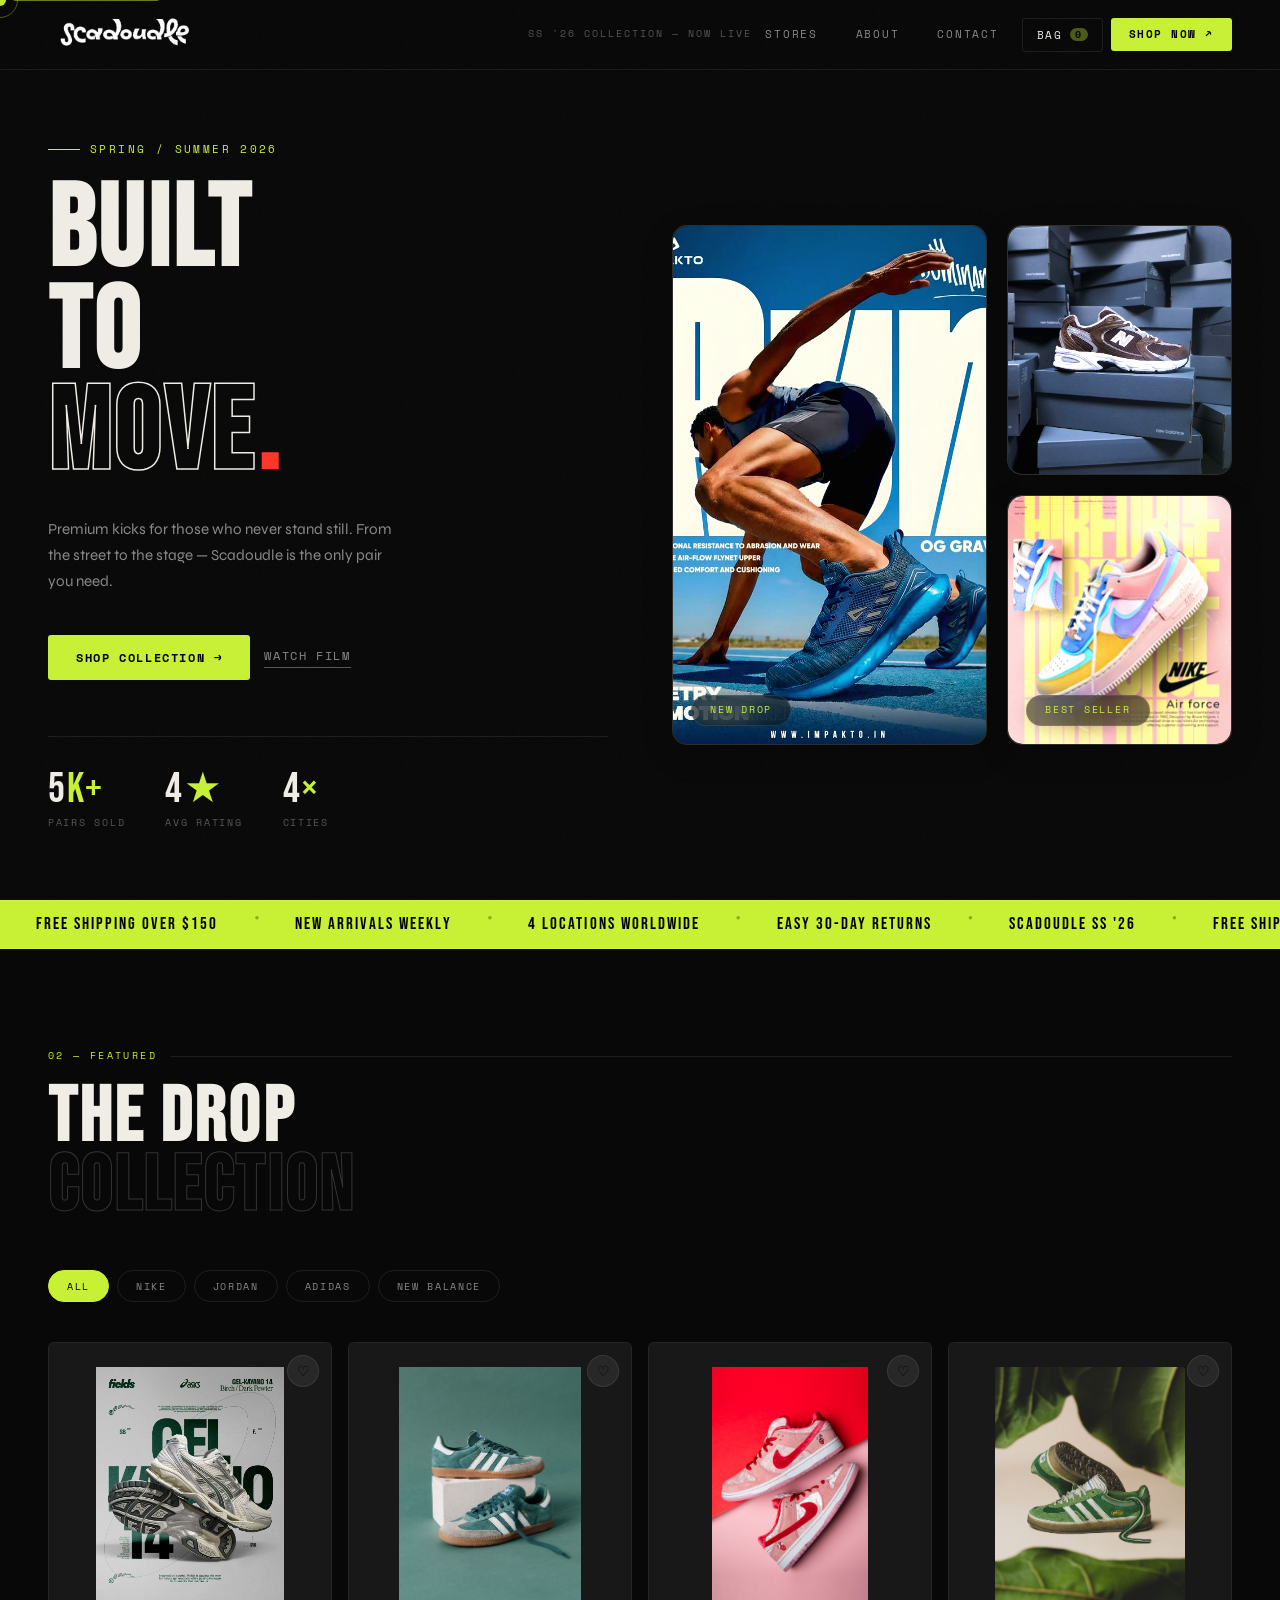
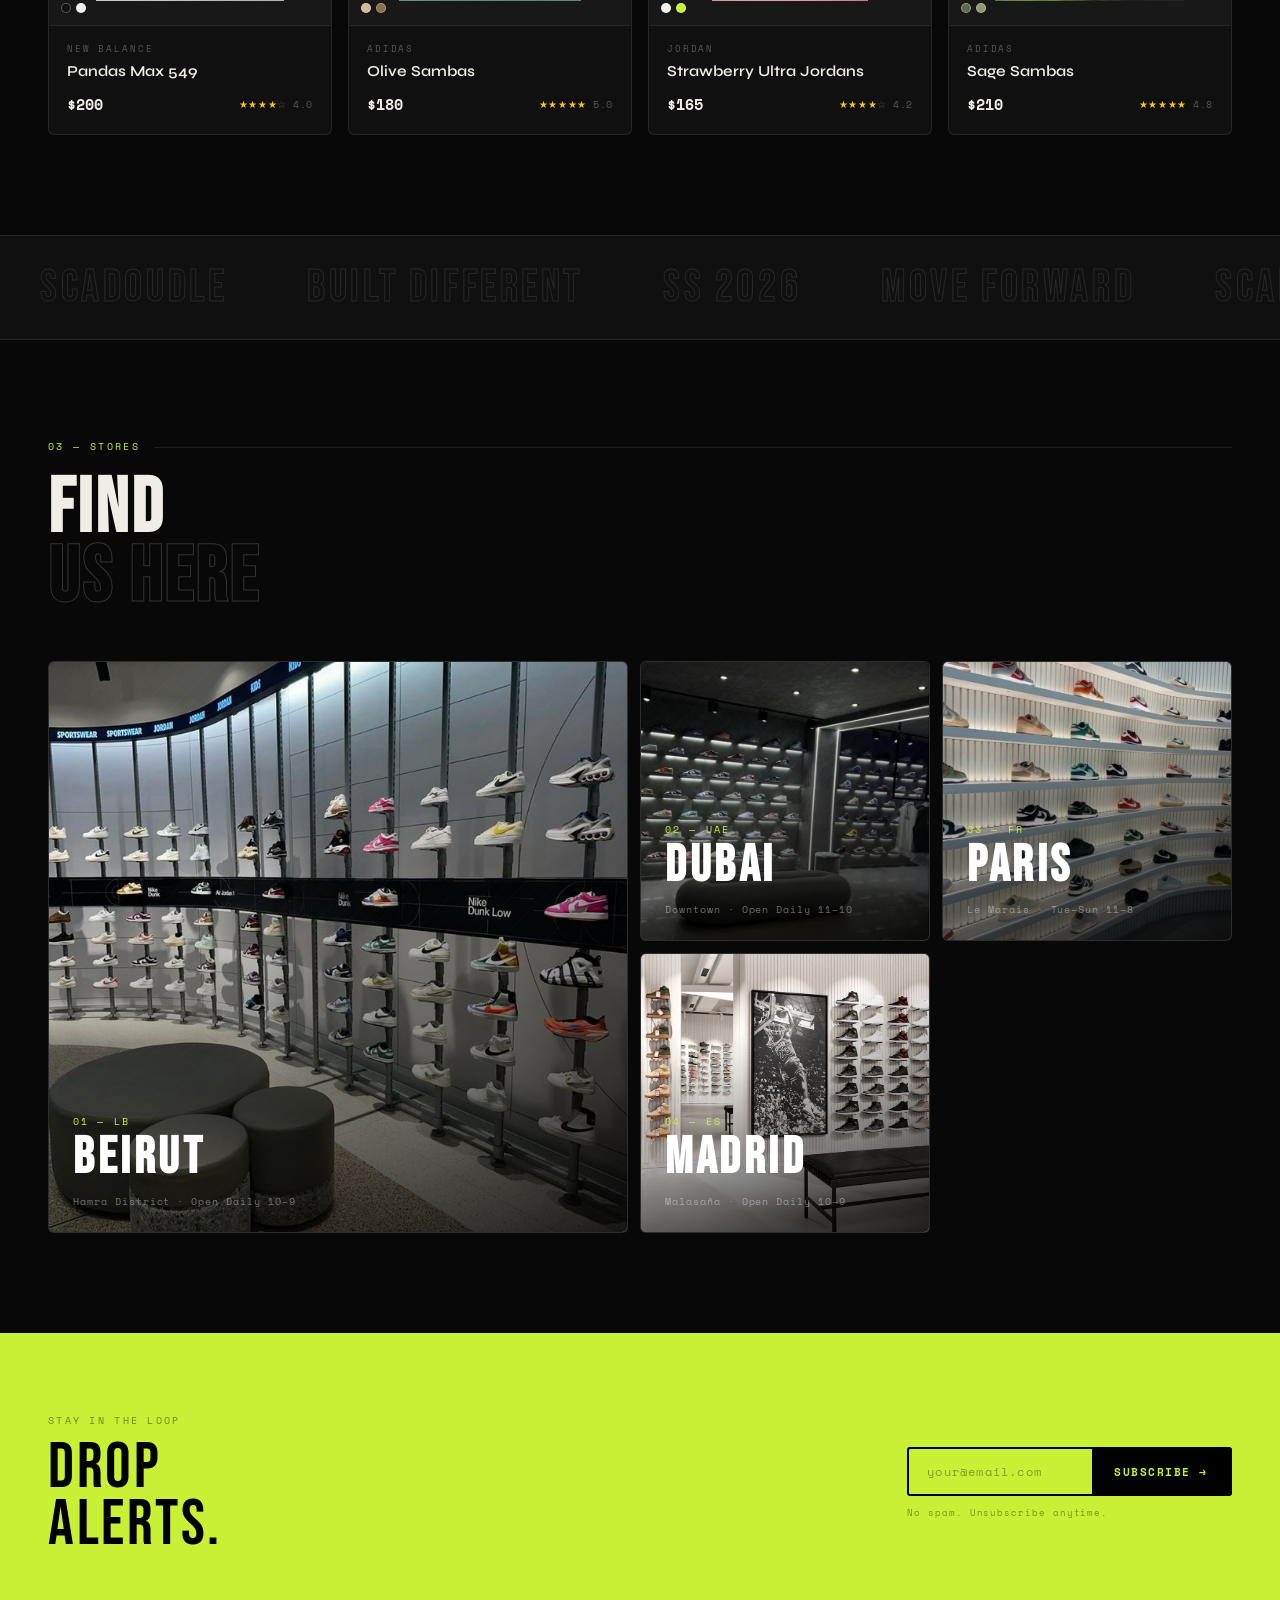
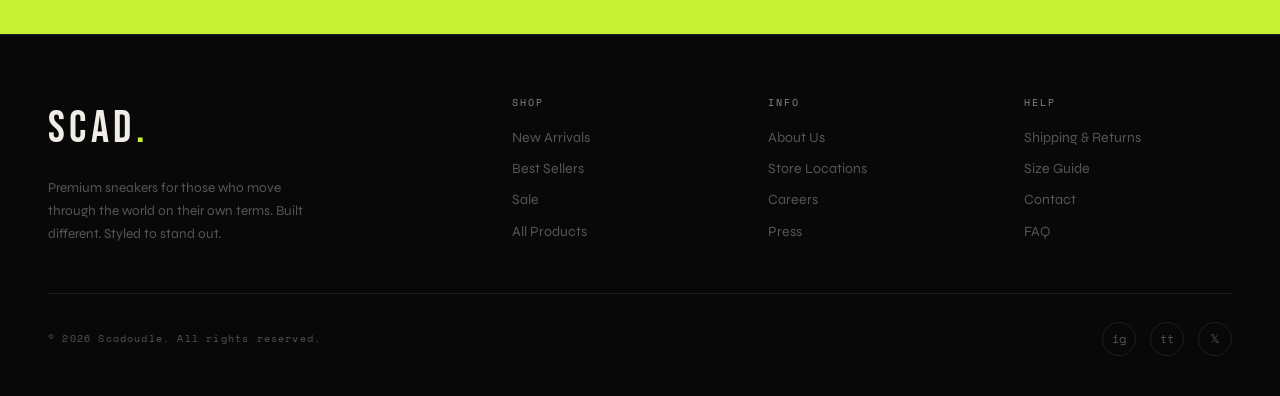
<file: index.html>
<!DOCTYPE html>
<html lang="en">
<head>
  <meta charset="UTF-8"/>
  <meta name="viewport" content="width=device-width, initial-scale=1"/>
  <title>SCADOUDLE — Built to Move</title>
  <meta name="description" content="Scadoudle SS '26 — premium sneakers built to move. Shop the drop, watch the film, find our stores."/>
  <meta property="og:title" content="SCADOUDLE — Built to Move"/>
  <meta property="og:description" content="Premium kicks for those who never stand still. Shop SS '26."/>
  <meta property="og:type" content="website"/>
  <meta name="twitter:card" content="summary_large_image"/>
  <link rel="icon" href="favicon.svg" type="image/svg+xml"/>
  <link rel="preconnect" href="https://fonts.googleapis.com">
  <link rel="preconnect" href="https://fonts.gstatic.com" crossorigin>
  <link href="https://fonts.googleapis.com/css2?family=Bebas+Neue&family=Syne:wght@400;500;600;700;800&family=Space+Mono:ital,wght@0,400;0,700;1,400&display=swap" rel="stylesheet">
  <link rel="stylesheet" href="index.css">
</head>
<body>

<a class="skip-link" href="#main">Skip to content</a>
<div id="cursor"></div>
<div id="cursor-ring"></div>

<!-- NAV -->
<nav class="nav" aria-label="Main navigation">
  <a href="index.html" class="nav__logo"><img src="images/logo.png" alt="Scadoudle"></a>
  <p class="nav__center" aria-hidden="true">SS '26 Collection — Now Live</p>
  <div class="nav__right">
    <a class="nav__link" href="stores.html">Stores</a>
    <a class="nav__link" href="about.html">About</a>
    <a class="nav__link" href="contact.html">Contact</a>
    <a class="nav__cta" href="shop.html">Shop Now ↗</a>
  </div>
</nav>

<main id="main">

<!-- HERO -->
<header>
  <div class="hero">
    <div>
      <p class="hero__eyebrow">Spring / Summer 2026</p>
      <h1 class="hero__headline">
        BUILT<br>TO<br><span class="outline">MOVE</span><span class="red">.</span>
      </h1>
      <p class="hero__sub">Premium kicks for those who never stand still. From the street to the stage — Scadoudle is the only pair you need.</p>
      <div class="hero__actions">
        <a class="btn-primary" href="#featured">Shop Collection →</a>
        <a class="btn-ghost" href="film.html">Watch Film</a>
      </div>
      <div class="hero__stats">
        <div><div class="stat__num">5<span>K+</span></div><div class="stat__label">Pairs Sold</div></div>
        <div><div class="stat__num">4<span>★</span></div><div class="stat__label">Avg Rating</div></div>
        <div><div class="stat__num">4<span>×</span></div><div class="stat__label">Cities</div></div>
      </div>
    </div>
    <div class="hero__mosaic" aria-hidden="true">
      <div class="mosaic-cell">
        <img src="images/hero-bg-9.png" alt="" onerror="this.style.opacity='0'">
        <span class="mosaic-cell__badge">New Drop</span>
      </div>
      <div class="mosaic-cell">
        <img src="images/hero-bg-8.png" alt="" onerror="this.style.opacity='0'">
      </div>
      <div class="mosaic-cell">
        <img src="images/hero-bg-4.png" alt="" onerror="this.style.opacity='0'">
        <span class="mosaic-cell__badge">Best Seller</span>
      </div>
    </div>
  </div>
</header>

<!-- LIME TICKER -->
<div class="ticker-wrap" aria-hidden="true">
  <div class="ticker">
    <span class="ticker__item">Free Shipping over $150</span><span class="ticker__dot">●</span>
    <span class="ticker__item">New Arrivals Weekly</span><span class="ticker__dot">●</span>
    <span class="ticker__item">4 Locations Worldwide</span><span class="ticker__dot">●</span>
    <span class="ticker__item">Easy 30-Day Returns</span><span class="ticker__dot">●</span>
    <span class="ticker__item">Scadoudle SS '26</span><span class="ticker__dot">●</span>
    <span class="ticker__item">Free Shipping over $150</span><span class="ticker__dot">●</span>
    <span class="ticker__item">New Arrivals Weekly</span><span class="ticker__dot">●</span>
    <span class="ticker__item">4 Locations Worldwide</span><span class="ticker__dot">●</span>
    <span class="ticker__item">Easy 30-Day Returns</span><span class="ticker__dot">●</span>
    <span class="ticker__item">Scadoudle SS '26</span><span class="ticker__dot">●</span>
  </div>
</div>

<!-- FEATURED -->
<section class="section" id="featured" aria-labelledby="featured-title">
  <p class="section-label">02 — Featured</p>
  <h2 class="section-title" id="featured-title">THE DROP<br><span class="ghost">COLLECTION</span></h2>
  <div class="filter-bar" role="group" aria-label="Filter by brand">
    <button type="button" class="filter-btn active" data-filter="all">All</button>
    <button type="button" class="filter-btn" data-filter="nike">Nike</button>
    <button type="button" class="filter-btn" data-filter="jordan">Jordan</button>
    <button type="button" class="filter-btn" data-filter="adidas">Adidas</button>
    <button type="button" class="filter-btn" data-filter="nb">New Balance</button>
  </div>
  <div class="products-grid" id="products-grid">

    <article class="p-card" data-brand="nb" data-product-id="nb-pandas-max-549" data-price="200">
      <div class="p-card__top" data-icon="👟">
        <img class="p-card__img" src="images/featured/pair-1.jpg" alt="Pandas Max 549" loading="lazy" onerror="this.style.display='none'">
        <div class="p-card__overlay"><span class="p-card__quick">Quick Add +</span></div>
        <button type="button" class="p-card__wish" aria-label="Wishlist">♡</button>
        <div class="p-card__colors">
          <span class="swatch" style="background:#111"></span>
          <span class="swatch" style="background:#eee"></span>
        </div>
      </div>
      <div class="p-card__body">
        <p class="p-card__brand">New Balance</p>
        <h3 class="p-card__name">Pandas Max 549</h3>
        <div class="p-card__foot">
          <span class="p-card__price">$200</span>
          <span class="p-card__rating"><span>★★★★</span>☆ 4.0</span>
        </div>
      </div>
    </article>

    <article class="p-card" data-brand="adidas" data-product-id="adidas-olive-sambas" data-price="180">
      <div class="p-card__top" data-icon="🏀">
        <img class="p-card__img" src="images/featured/pair-2.jpg" alt="Olive Sambas" loading="lazy" onerror="this.style.display='none'">
        <div class="p-card__overlay"><span class="p-card__quick">Quick Add +</span></div>
        <button type="button" class="p-card__wish" aria-label="Wishlist">♡</button>
        <div class="p-card__colors">
          <span class="swatch" style="background:#d4b896"></span>
          <span class="swatch" style="background:#8b6f47"></span>
        </div>
      </div>
      <div class="p-card__body">
        <p class="p-card__brand">Adidas</p>
        <h3 class="p-card__name">Olive Sambas</h3>
        <div class="p-card__foot">
          <span class="p-card__price">$180</span>
          <span class="p-card__rating"><span>★★★★★</span> 5.0</span>
        </div>
      </div>
    </article>

    <article class="p-card" data-brand="jordan" data-product-id="jordan-strawberry-ultra" data-price="165">
      <div class="p-card__top" data-icon="⚡">
        <img class="p-card__img" src="images/featured/pair-3.jpg" alt="Strawberry Ultra Jordans" loading="lazy" onerror="this.style.display='none'">
        <div class="p-card__overlay"><span class="p-card__quick">Quick Add +</span></div>
        <button type="button" class="p-card__wish" aria-label="Wishlist">♡</button>
        <div class="p-card__colors">
          <span class="swatch" style="background:#f5f0e8"></span>
          <span class="swatch" style="background:#c8f135"></span>
        </div>
      </div>
      <div class="p-card__body">
        <p class="p-card__brand">Jordan</p>
        <h3 class="p-card__name">Strawberry Ultra Jordans</h3>
        <div class="p-card__foot">
          <span class="p-card__price">$165</span>
          <span class="p-card__rating"><span>★★★★</span>☆ 4.2</span>
        </div>
      </div>
    </article>

    <article class="p-card" data-brand="adidas" data-product-id="adidas-sage-sambas" data-price="210">
      <div class="p-card__top" data-icon="🌿">
        <img class="p-card__img" src="images/featured/pair-4.jpg" alt="Sage Sambas" loading="lazy" onerror="this.style.display='none'">
        <div class="p-card__overlay"><span class="p-card__quick">Quick Add +</span></div>
        <button type="button" class="p-card__wish" aria-label="Wishlist">♡</button>
        <div class="p-card__colors">
          <span class="swatch" style="background:#5a6b47"></span>
          <span class="swatch" style="background:#8a9b72"></span>
        </div>
      </div>
      <div class="p-card__body">
        <p class="p-card__brand">Adidas</p>
        <h3 class="p-card__name">Sage Sambas</h3>
        <div class="p-card__foot">
          <span class="p-card__price">$210</span>
          <span class="p-card__rating"><span>★★★★★</span> 4.8</span>
        </div>
      </div>
    </article>


  </div>
</section>

<!-- GHOST MARQUEE -->
<div class="marquee-band" aria-hidden="true">
  <div class="marquee-inner">
    <span class="marquee-word">SCADOUDLE</span>
    <span class="marquee-word">BUILT DIFFERENT</span>
    <span class="marquee-word">SS 2026</span>
    <span class="marquee-word">MOVE FORWARD</span>
    <span class="marquee-word">SCADOUDLE</span>
    <span class="marquee-word">BUILT DIFFERENT</span>
    <span class="marquee-word">SS 2026</span>
    <span class="marquee-word">MOVE FORWARD</span>
  </div>
</div>

<!-- LOCATIONS -->
<section class="section" aria-labelledby="stores-title">
  <p class="section-label">03 — Stores</p>
  <h2 class="section-title" id="stores-title">FIND<br><span class="ghost">US HERE</span></h2>
  <div class="loc-grid">
    <a class="loc-card" href="stores.html#beirut" aria-label="Beirut store">
      <img class="loc-card__img" src="images/beirut-loc.jpg" alt="" onerror="this.style.opacity='0'">
      <div class="loc-card__grad"></div>
      <div class="loc-card__body">
        <p class="loc-card__code">01 — LB</p>
        <h3 class="loc-card__city">Beirut</h3>
        <p class="loc-card__info">Hamra District · Open Daily 10–9</p>
      </div>
      <span class="loc-card__arrow" aria-hidden="true">↗</span>
    </a>
    <a class="loc-card" href="stores.html#dubai" aria-label="Dubai store">
      <img class="loc-card__img" src="images/dubai-loc.jpg" alt="" onerror="this.style.opacity='0'">
      <div class="loc-card__grad"></div>
      <div class="loc-card__body">
        <p class="loc-card__code">02 — UAE</p>
        <h3 class="loc-card__city">Dubai</h3>
        <p class="loc-card__info">Downtown · Open Daily 11–10</p>
      </div>
      <span class="loc-card__arrow" aria-hidden="true">↗</span>
    </a>
    <a class="loc-card" href="stores.html#paris" aria-label="Paris store">
      <img class="loc-card__img" src="images/paris-loc.jpg" alt="" onerror="this.style.opacity='0'">
      <div class="loc-card__grad"></div>
      <div class="loc-card__body">
        <p class="loc-card__code">03 — FR</p>
        <h3 class="loc-card__city">Paris</h3>
        <p class="loc-card__info">Le Marais · Tue–Sun 11–8</p>
      </div>
      <span class="loc-card__arrow" aria-hidden="true">↗</span>
    </a>
    <a class="loc-card" href="stores.html#madrid" aria-label="Madrid store">
      <img class="loc-card__img" src="images/madric-loc.jpg" alt="" onerror="this.style.opacity='0'">
      <div class="loc-card__grad"></div>
      <div class="loc-card__body">
        <p class="loc-card__code">04 — ES</p>
        <h3 class="loc-card__city">Madrid</h3>
        <p class="loc-card__info">Malasaña · Open Daily 10–9</p>
      </div>
      <span class="loc-card__arrow" aria-hidden="true">↗</span>
    </a>
  </div>
</section>

<!-- NEWSLETTER -->
<div class="newsletter">
  <div>
    <p class="newsletter__tag">Stay in the loop</p>
    <p class="newsletter__title">DROP<br>ALERTS.</p>
  </div>
  <div>
    <div class="newsletter__form">
      <input class="newsletter__input" type="email" placeholder="your@email.com" aria-label="Email address">
      <button class="newsletter__submit" type="button">Subscribe →</button>
    </div>
    <p class="newsletter__fine">No spam. Unsubscribe anytime.</p>
  </div>
</div>

</main>

<!-- FOOTER -->
<footer>
  <div class="footer__top">
    <div>
      <a href="index.html" class="footer__brand">SCAD<span>.</span></a>
      <p class="footer__desc">Premium sneakers for those who move through the world on their own terms. Built different. Styled to stand out.</p>
    </div>
    <div>
      <p class="footer__col-title">Shop</p>
      <div class="footer__links">
        <a class="footer__link" href="new-arrivals.html">New Arrivals</a>
        <a class="footer__link" href="best-sellers.html">Best Sellers</a>
        <a class="footer__link" href="sale.html">Sale</a>
        <a class="footer__link" href="shop.html">All Products</a>
      </div>
    </div>
    <div>
      <p class="footer__col-title">Info</p>
      <div class="footer__links">
        <a class="footer__link" href="about.html">About Us</a>
        <a class="footer__link" href="stores.html">Store Locations</a>
        <a class="footer__link" href="careers.html">Careers</a>
        <a class="footer__link" href="press.html">Press</a>
      </div>
    </div>
    <div>
      <p class="footer__col-title">Help</p>
      <div class="footer__links">
        <a class="footer__link" href="shipping.html">Shipping & Returns</a>
        <a class="footer__link" href="size-guide.html">Size Guide</a>
        <a class="footer__link" href="contact.html">Contact</a>
        <a class="footer__link" href="faq.html">FAQ</a>
      </div>
    </div>
  </div>
  <div class="footer__bottom">
    <p class="footer__copy">© 2026 Scadoudle. All rights reserved.</p>
    <div class="footer__socials">
      <a class="footer__social" href="https://www.instagram.com/" target="_blank" rel="noopener noreferrer" aria-label="Instagram">ig</a>
      <a class="footer__social" href="https://www.tiktok.com/" target="_blank" rel="noopener noreferrer" aria-label="TikTok">tt</a>
      <a class="footer__social" href="https://x.com/" target="_blank" rel="noopener noreferrer" aria-label="X">𝕏</a>
    </div>
  </div>
</footer>

<script src="js/cursor.js" defer></script>
<script src="js/hero-effects.js" defer></script>
<script src="js/toast.js" defer></script>
<script src="js/featured.js" defer></script>
<script src="js/cart.js" defer></script>
<script src="js/quick-add.js" defer></script>
<script src="js/newsletter.js" defer></script>
<script src="js/contact.js" defer></script>
<script src="js/main.js" defer></script>
</body>
</html>
</file>
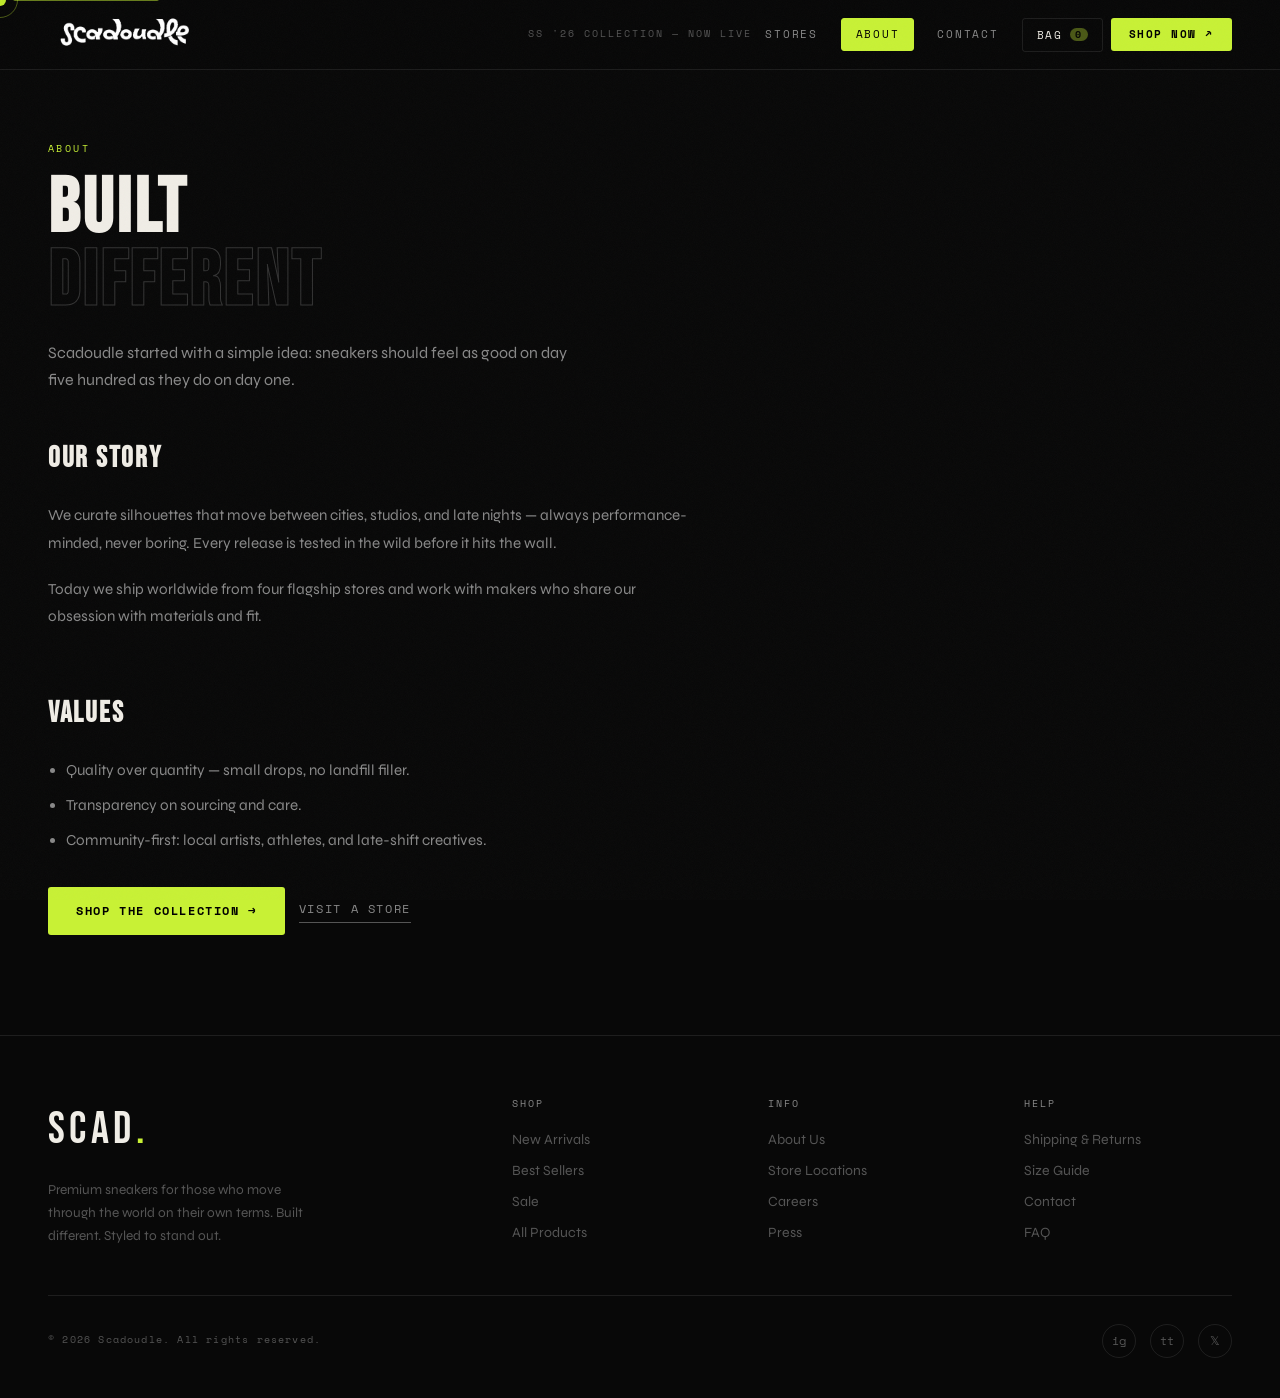
<file: about.html>
<!DOCTYPE html>
<html lang="en">
<head>
  <meta charset="UTF-8"/>
  <meta name="viewport" content="width=device-width, initial-scale=1"/>
  <title>About — SCADOUDLE</title>
  <meta name="description" content="The Scadoudle story — built different, small drops, quality materials, and stores worldwide."/>
  <meta property="og:title" content="About — SCADOUDLE"/>
  <meta property="og:description" content="Our values, story, and how we curate every release."/>
  <meta property="og:type" content="website"/>
  <meta name="twitter:card" content="summary_large_image"/>
  <link rel="icon" href="favicon.svg" type="image/svg+xml"/>
  <link rel="preconnect" href="https://fonts.googleapis.com">
  <link rel="preconnect" href="https://fonts.gstatic.com" crossorigin>
  <link href="https://fonts.googleapis.com/css2?family=Bebas+Neue&family=Syne:wght@400;500;600;700;800&family=Space+Mono:ital,wght@0,400;0,700;1,400&display=swap" rel="stylesheet">
  <link rel="stylesheet" href="index.css">
</head>
<body>

<a class="skip-link" href="#main">Skip to content</a>
<div id="cursor"></div>
<div id="cursor-ring"></div>

<nav class="nav" aria-label="Main navigation">
  <a href="index.html" class="nav__logo"><img src="images/logo.png" alt="Scadoudle"></a>
  <p class="nav__center" aria-hidden="true">SS '26 Collection — Now Live</p>
  <div class="nav__right">
    <a class="nav__link" href="stores.html">Stores</a>
    <a class="nav__link" href="about.html">About</a>
    <a class="nav__link" href="contact.html">Contact</a>
    <a class="nav__cta" href="shop.html">Shop Now ↗</a>
  </div>
</nav>

<main id="main" class="page">
  <div class="page__head">
    <p class="page__label">About</p>
    <h1 class="page__title">BUILT<br><span class="ghost">DIFFERENT</span></h1>
    <p class="page__lead">Scadoudle started with a simple idea: sneakers should feel as good on day five hundred as they do on day one.</p>
  </div>
  <div class="page__body">
    <div class="page__prose">
      <h2>Our story</h2>
      <p>We curate silhouettes that move between cities, studios, and late nights — always performance-minded, never boring. Every release is tested in the wild before it hits the wall.</p>
      <p>Today we ship worldwide from four flagship stores and work with makers who share our obsession with materials and fit.</p>
      <h2>Values</h2>
      <ul>
        <li>Quality over quantity — small drops, no landfill filler.</li>
        <li>Transparency on sourcing and care.</li>
        <li>Community-first: local artists, athletes, and late-shift creatives.</li>
      </ul>
      <div class="page__actions page__actions--roomy">
        <a class="btn-primary" href="shop.html">Shop the collection →</a>
        <a class="btn-ghost" href="stores.html">Visit a store</a>
      </div>
    </div>
  </div>
</main>

<footer>
  <div class="footer__top">
    <div>
      <a href="index.html" class="footer__brand">SCAD<span>.</span></a>
      <p class="footer__desc">Premium sneakers for those who move through the world on their own terms. Built different. Styled to stand out.</p>
    </div>
    <div>
      <p class="footer__col-title">Shop</p>
      <div class="footer__links">
        <a class="footer__link" href="new-arrivals.html">New Arrivals</a>
        <a class="footer__link" href="best-sellers.html">Best Sellers</a>
        <a class="footer__link" href="sale.html">Sale</a>
        <a class="footer__link" href="shop.html">All Products</a>
      </div>
    </div>
    <div>
      <p class="footer__col-title">Info</p>
      <div class="footer__links">
        <a class="footer__link" href="about.html">About Us</a>
        <a class="footer__link" href="stores.html">Store Locations</a>
        <a class="footer__link" href="careers.html">Careers</a>
        <a class="footer__link" href="press.html">Press</a>
      </div>
    </div>
    <div>
      <p class="footer__col-title">Help</p>
      <div class="footer__links">
        <a class="footer__link" href="shipping.html">Shipping & Returns</a>
        <a class="footer__link" href="size-guide.html">Size Guide</a>
        <a class="footer__link" href="contact.html">Contact</a>
        <a class="footer__link" href="faq.html">FAQ</a>
      </div>
    </div>
  </div>
  <div class="footer__bottom">
    <p class="footer__copy">© 2026 Scadoudle. All rights reserved.</p>
    <div class="footer__socials">
      <a class="footer__social" href="https://www.instagram.com/" target="_blank" rel="noopener noreferrer" aria-label="Instagram">ig</a>
      <a class="footer__social" href="https://www.tiktok.com/" target="_blank" rel="noopener noreferrer" aria-label="TikTok">tt</a>
      <a class="footer__social" href="https://x.com/" target="_blank" rel="noopener noreferrer" aria-label="X">𝕏</a>
    </div>
  </div>
</footer>

<script src="js/cursor.js" defer></script>
<script src="js/toast.js" defer></script>
<script src="js/cart.js" defer></script>
<script src="js/main.js" defer></script>
</body>
</html>
</file>
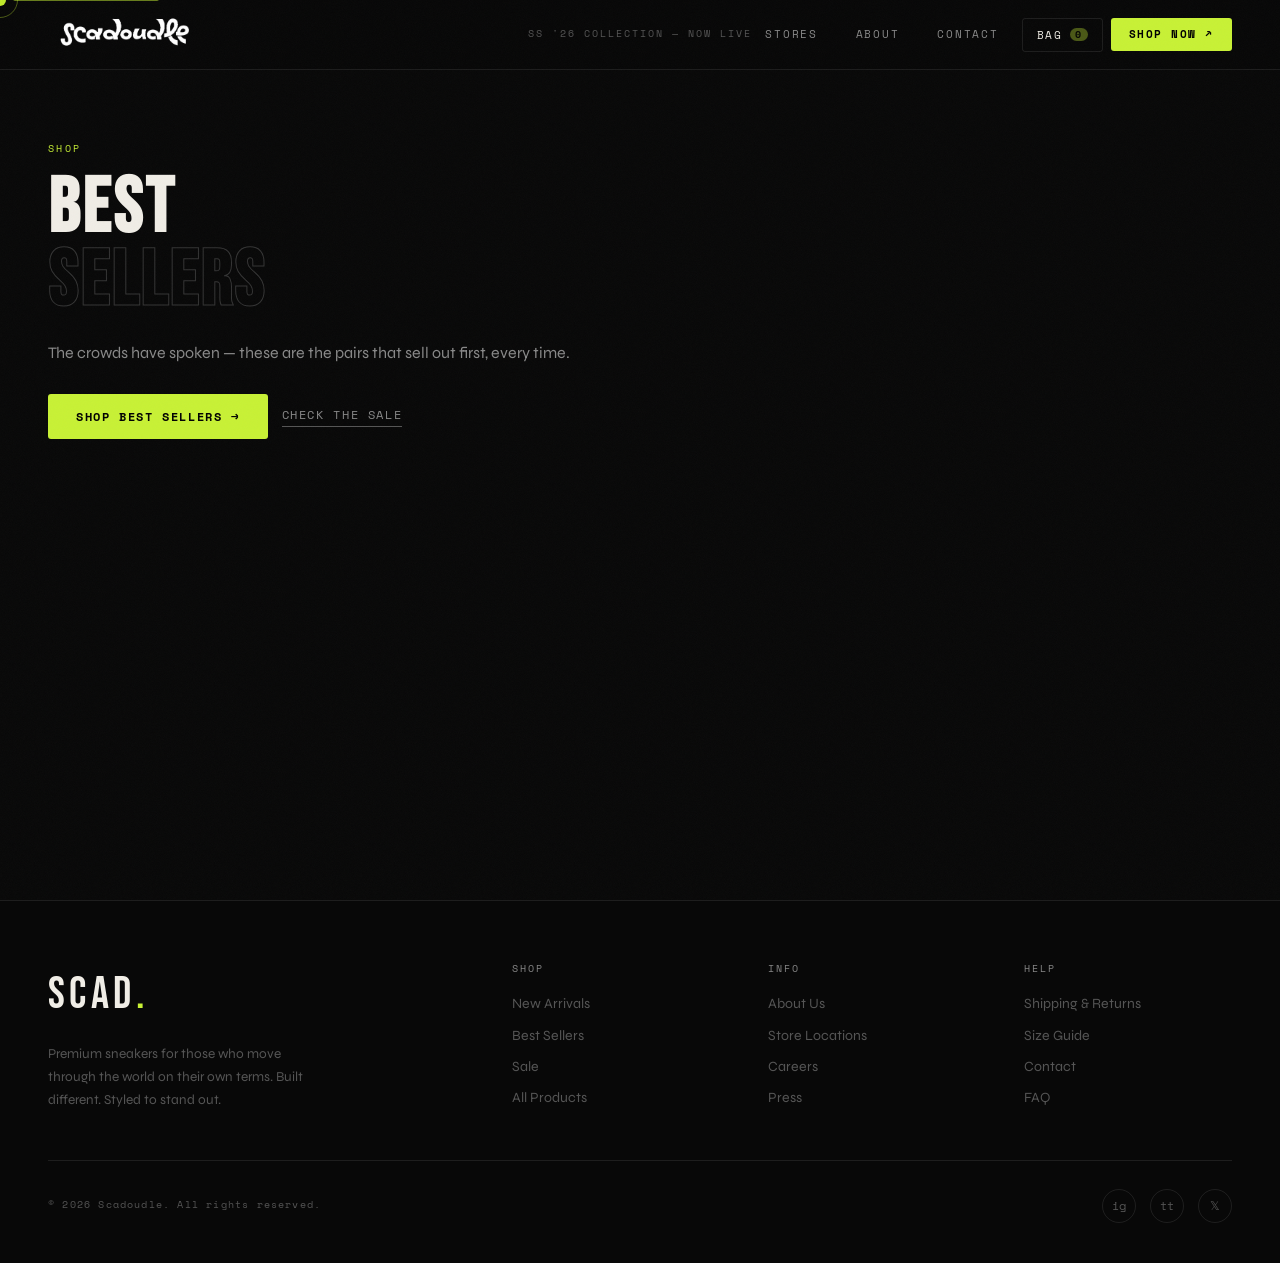
<file: best-sellers.html>
<!DOCTYPE html>
<html lang="en">
<head>
  <meta charset="UTF-8"/>
  <meta name="viewport" content="width=device-width, initial-scale=1"/>
  <title>Best Sellers — SCADOUDLE</title>
  <meta name="description" content="Scadoudle best sellers — the pairs that sell out first, every season."/>
  <meta property="og:title" content="Best Sellers — SCADOUDLE"/>
  <meta property="og:description" content="Top-rated and fastest-selling sneakers."/>
  <meta property="og:type" content="website"/>
  <meta name="twitter:card" content="summary_large_image"/>
  <link rel="icon" href="favicon.svg" type="image/svg+xml"/>
  <link rel="preconnect" href="https://fonts.googleapis.com">
  <link rel="preconnect" href="https://fonts.gstatic.com" crossorigin>
  <link href="https://fonts.googleapis.com/css2?family=Bebas+Neue&family=Syne:wght@400;500;600;700;800&family=Space+Mono:ital,wght@0,400;0,700;1,400&display=swap" rel="stylesheet">
  <link rel="stylesheet" href="index.css">
</head>
<body>

<a class="skip-link" href="#main">Skip to content</a>
<div id="cursor"></div>
<div id="cursor-ring"></div>

<nav class="nav" aria-label="Main navigation">
  <a href="index.html" class="nav__logo"><img src="images/logo.png" alt="Scadoudle"></a>
  <p class="nav__center" aria-hidden="true">SS '26 Collection — Now Live</p>
  <div class="nav__right">
    <a class="nav__link" href="stores.html">Stores</a>
    <a class="nav__link" href="about.html">About</a>
    <a class="nav__link" href="contact.html">Contact</a>
    <a class="nav__cta" href="shop.html">Shop Now ↗</a>
  </div>
</nav>

<main id="main" class="page">
  <div class="page__head">
    <p class="page__label">Shop</p>
    <h1 class="page__title">BEST<br><span class="ghost">SELLERS</span></h1>
    <p class="page__lead">The crowds have spoken — these are the pairs that sell out first, every time.</p>
    <div class="page__actions">
      <a class="btn-primary" href="shop.html">Shop best sellers →</a>
      <a class="btn-ghost" href="sale.html">Check the sale</a>
    </div>
  </div>
</main>

<footer>
  <div class="footer__top">
    <div>
      <a href="index.html" class="footer__brand">SCAD<span>.</span></a>
      <p class="footer__desc">Premium sneakers for those who move through the world on their own terms. Built different. Styled to stand out.</p>
    </div>
    <div>
      <p class="footer__col-title">Shop</p>
      <div class="footer__links">
        <a class="footer__link" href="new-arrivals.html">New Arrivals</a>
        <a class="footer__link" href="best-sellers.html">Best Sellers</a>
        <a class="footer__link" href="sale.html">Sale</a>
        <a class="footer__link" href="shop.html">All Products</a>
      </div>
    </div>
    <div>
      <p class="footer__col-title">Info</p>
      <div class="footer__links">
        <a class="footer__link" href="about.html">About Us</a>
        <a class="footer__link" href="stores.html">Store Locations</a>
        <a class="footer__link" href="careers.html">Careers</a>
        <a class="footer__link" href="press.html">Press</a>
      </div>
    </div>
    <div>
      <p class="footer__col-title">Help</p>
      <div class="footer__links">
        <a class="footer__link" href="shipping.html">Shipping & Returns</a>
        <a class="footer__link" href="size-guide.html">Size Guide</a>
        <a class="footer__link" href="contact.html">Contact</a>
        <a class="footer__link" href="faq.html">FAQ</a>
      </div>
    </div>
  </div>
  <div class="footer__bottom">
    <p class="footer__copy">© 2026 Scadoudle. All rights reserved.</p>
    <div class="footer__socials">
      <a class="footer__social" href="https://www.instagram.com/" target="_blank" rel="noopener noreferrer" aria-label="Instagram">ig</a>
      <a class="footer__social" href="https://www.tiktok.com/" target="_blank" rel="noopener noreferrer" aria-label="TikTok">tt</a>
      <a class="footer__social" href="https://x.com/" target="_blank" rel="noopener noreferrer" aria-label="X">𝕏</a>
    </div>
  </div>
</footer>

<script src="js/cursor.js" defer></script>
<script src="js/toast.js" defer></script>
<script src="js/cart.js" defer></script>
<script src="js/main.js" defer></script>
</body>
</html>
</file>
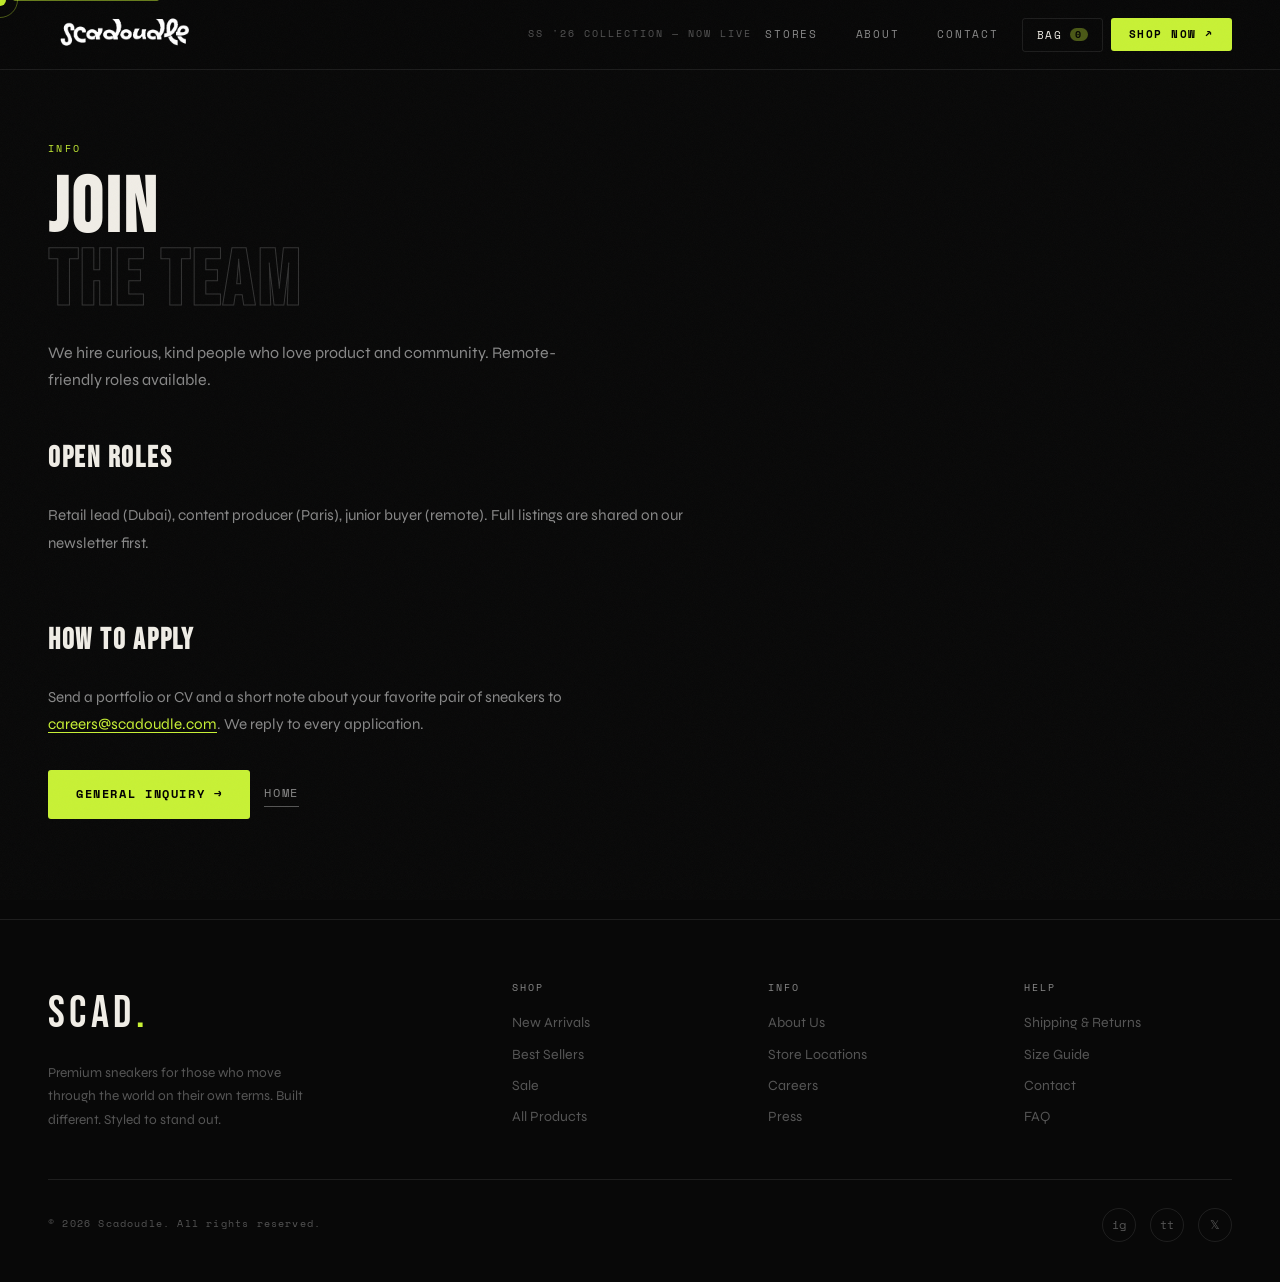
<file: careers.html>
<!DOCTYPE html>
<html lang="en">
<head>
  <meta charset="UTF-8"/>
  <meta name="viewport" content="width=device-width, initial-scale=1"/>
  <title>Careers — SCADOUDLE</title>
  <meta name="description" content="Careers at Scadoudle — open roles, how to apply, and who we're looking for."/>
  <meta property="og:title" content="Careers — SCADOUDLE"/>
  <meta property="og:description" content="Join the team — retail, content, and buying."/>
  <meta property="og:type" content="website"/>
  <meta name="twitter:card" content="summary_large_image"/>
  <link rel="icon" href="favicon.svg" type="image/svg+xml"/>
  <link rel="preconnect" href="https://fonts.googleapis.com">
  <link rel="preconnect" href="https://fonts.gstatic.com" crossorigin>
  <link href="https://fonts.googleapis.com/css2?family=Bebas+Neue&family=Syne:wght@400;500;600;700;800&family=Space+Mono:ital,wght@0,400;0,700;1,400&display=swap" rel="stylesheet">
  <link rel="stylesheet" href="index.css">
</head>
<body>

<a class="skip-link" href="#main">Skip to content</a>
<div id="cursor"></div>
<div id="cursor-ring"></div>

<nav class="nav" aria-label="Main navigation">
  <a href="index.html" class="nav__logo"><img src="images/logo.png" alt="Scadoudle"></a>
  <p class="nav__center" aria-hidden="true">SS '26 Collection — Now Live</p>
  <div class="nav__right">
    <a class="nav__link" href="stores.html">Stores</a>
    <a class="nav__link" href="about.html">About</a>
    <a class="nav__link" href="contact.html">Contact</a>
    <a class="nav__cta" href="shop.html">Shop Now ↗</a>
  </div>
</nav>

<main id="main" class="page">
  <div class="page__head">
    <p class="page__label">Info</p>
    <h1 class="page__title">JOIN<br><span class="ghost">THE TEAM</span></h1>
    <p class="page__lead">We hire curious, kind people who love product and community. Remote-friendly roles available.</p>
  </div>
  <div class="page__body">
    <div class="page__prose">
      <h2>Open roles</h2>
      <p>Retail lead (Dubai), content producer (Paris), junior buyer (remote). Full listings are shared on our newsletter first.</p>
      <h2>How to apply</h2>
      <p>Send a portfolio or CV and a short note about your favorite pair of sneakers to <a class="link-accent" href="mailto:careers@scadoudle.com">careers@scadoudle.com</a>. We reply to every application.</p>
      <div class="page__actions page__actions--roomy">
        <a class="btn-primary" href="contact.html">General inquiry →</a>
        <a class="btn-ghost" href="index.html">Home</a>
      </div>
    </div>
  </div>
</main>

<footer>
  <div class="footer__top">
    <div>
      <a href="index.html" class="footer__brand">SCAD<span>.</span></a>
      <p class="footer__desc">Premium sneakers for those who move through the world on their own terms. Built different. Styled to stand out.</p>
    </div>
    <div>
      <p class="footer__col-title">Shop</p>
      <div class="footer__links">
        <a class="footer__link" href="new-arrivals.html">New Arrivals</a>
        <a class="footer__link" href="best-sellers.html">Best Sellers</a>
        <a class="footer__link" href="sale.html">Sale</a>
        <a class="footer__link" href="shop.html">All Products</a>
      </div>
    </div>
    <div>
      <p class="footer__col-title">Info</p>
      <div class="footer__links">
        <a class="footer__link" href="about.html">About Us</a>
        <a class="footer__link" href="stores.html">Store Locations</a>
        <a class="footer__link" href="careers.html">Careers</a>
        <a class="footer__link" href="press.html">Press</a>
      </div>
    </div>
    <div>
      <p class="footer__col-title">Help</p>
      <div class="footer__links">
        <a class="footer__link" href="shipping.html">Shipping & Returns</a>
        <a class="footer__link" href="size-guide.html">Size Guide</a>
        <a class="footer__link" href="contact.html">Contact</a>
        <a class="footer__link" href="faq.html">FAQ</a>
      </div>
    </div>
  </div>
  <div class="footer__bottom">
    <p class="footer__copy">© 2026 Scadoudle. All rights reserved.</p>
    <div class="footer__socials">
      <a class="footer__social" href="https://www.instagram.com/" target="_blank" rel="noopener noreferrer" aria-label="Instagram">ig</a>
      <a class="footer__social" href="https://www.tiktok.com/" target="_blank" rel="noopener noreferrer" aria-label="TikTok">tt</a>
      <a class="footer__social" href="https://x.com/" target="_blank" rel="noopener noreferrer" aria-label="X">𝕏</a>
    </div>
  </div>
</footer>

<script src="js/cursor.js" defer></script>
<script src="js/toast.js" defer></script>
<script src="js/cart.js" defer></script>
<script src="js/main.js" defer></script>
</body>
</html>
</file>
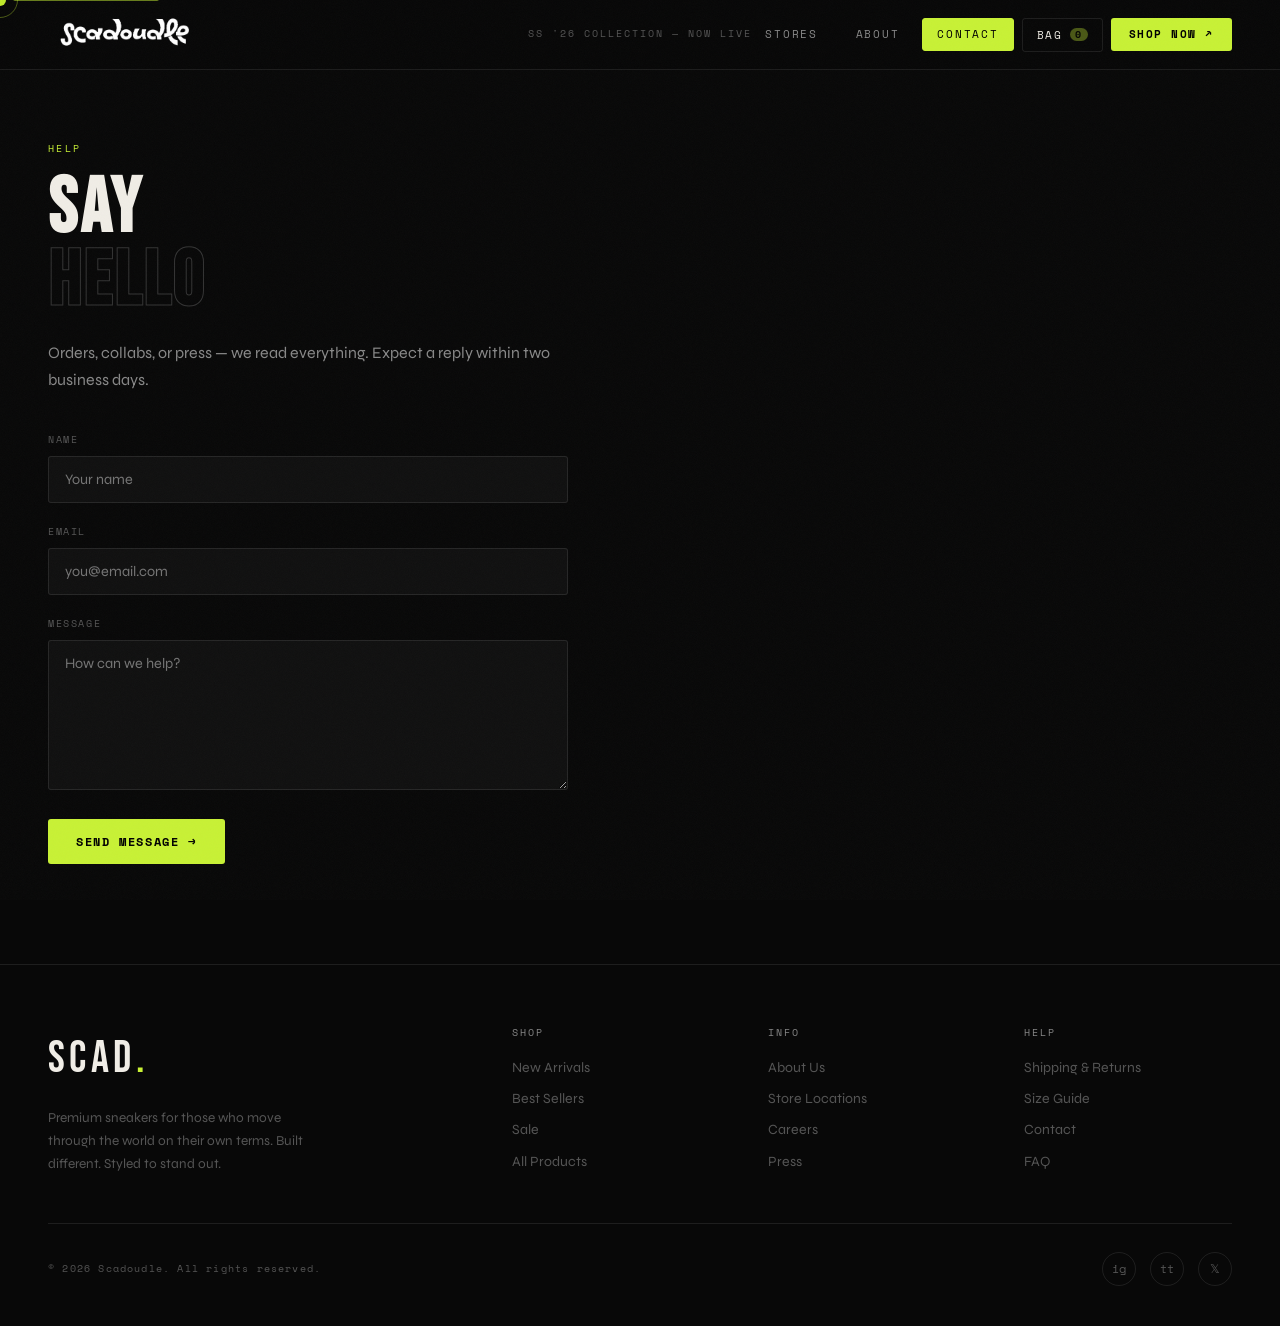
<file: contact.html>
<!DOCTYPE html>
<html lang="en">
<head>
  <meta charset="UTF-8"/>
  <meta name="viewport" content="width=device-width, initial-scale=1"/>
  <title>Contact — SCADOUDLE</title>
  <meta name="description" content="Contact Scadoudle — orders, collabs, and support. We reply within two business days."/>
  <meta property="og:title" content="Contact — SCADOUDLE"/>
  <meta property="og:description" content="Say hello — we're here to help."/>
  <meta property="og:type" content="website"/>
  <meta name="twitter:card" content="summary_large_image"/>
  <link rel="icon" href="favicon.svg" type="image/svg+xml"/>
  <link rel="preconnect" href="https://fonts.googleapis.com">
  <link rel="preconnect" href="https://fonts.gstatic.com" crossorigin>
  <link href="https://fonts.googleapis.com/css2?family=Bebas+Neue&family=Syne:wght@400;500;600;700;800&family=Space+Mono:ital,wght@0,400;0,700;1,400&display=swap" rel="stylesheet">
  <link rel="stylesheet" href="index.css">
</head>
<body>

<a class="skip-link" href="#main">Skip to content</a>
<div id="cursor"></div>
<div id="cursor-ring"></div>

<nav class="nav" aria-label="Main navigation">
  <a href="index.html" class="nav__logo"><img src="images/logo.png" alt="Scadoudle"></a>
  <p class="nav__center" aria-hidden="true">SS '26 Collection — Now Live</p>
  <div class="nav__right">
    <a class="nav__link" href="stores.html">Stores</a>
    <a class="nav__link" href="about.html">About</a>
    <a class="nav__link" href="contact.html">Contact</a>
    <a class="nav__cta" href="shop.html">Shop Now ↗</a>
  </div>
</nav>

<main id="main" class="page">
  <div class="page__head">
    <p class="page__label">Help</p>
    <h1 class="page__title">SAY<br><span class="ghost">HELLO</span></h1>
    <p class="page__lead">Orders, collabs, or press — we read everything. Expect a reply within two business days.</p>
  </div>
  <div class="page__body">
    <form id="contact-form" class="form" novalidate>
      <div class="form__row">
        <label for="contact-name">Name</label>
        <input id="contact-name" name="name" type="text" autocomplete="name" required placeholder="Your name">
      </div>
      <div class="form__row">
        <label for="contact-email">Email</label>
        <input id="contact-email" name="email" type="email" autocomplete="email" required placeholder="you@email.com">
      </div>
      <div class="form__row">
        <label for="contact-msg">Message</label>
        <textarea id="contact-msg" name="message" required placeholder="How can we help?"></textarea>
      </div>
      <button type="submit" class="btn-primary">Send message →</button>
    </form>
  </div>
</main>

<footer>
  <div class="footer__top">
    <div>
      <a href="index.html" class="footer__brand">SCAD<span>.</span></a>
      <p class="footer__desc">Premium sneakers for those who move through the world on their own terms. Built different. Styled to stand out.</p>
    </div>
    <div>
      <p class="footer__col-title">Shop</p>
      <div class="footer__links">
        <a class="footer__link" href="new-arrivals.html">New Arrivals</a>
        <a class="footer__link" href="best-sellers.html">Best Sellers</a>
        <a class="footer__link" href="sale.html">Sale</a>
        <a class="footer__link" href="shop.html">All Products</a>
      </div>
    </div>
    <div>
      <p class="footer__col-title">Info</p>
      <div class="footer__links">
        <a class="footer__link" href="about.html">About Us</a>
        <a class="footer__link" href="stores.html">Store Locations</a>
        <a class="footer__link" href="careers.html">Careers</a>
        <a class="footer__link" href="press.html">Press</a>
      </div>
    </div>
    <div>
      <p class="footer__col-title">Help</p>
      <div class="footer__links">
        <a class="footer__link" href="shipping.html">Shipping & Returns</a>
        <a class="footer__link" href="size-guide.html">Size Guide</a>
        <a class="footer__link" href="contact.html">Contact</a>
        <a class="footer__link" href="faq.html">FAQ</a>
      </div>
    </div>
  </div>
  <div class="footer__bottom">
    <p class="footer__copy">© 2026 Scadoudle. All rights reserved.</p>
    <div class="footer__socials">
      <a class="footer__social" href="https://www.instagram.com/" target="_blank" rel="noopener noreferrer" aria-label="Instagram">ig</a>
      <a class="footer__social" href="https://www.tiktok.com/" target="_blank" rel="noopener noreferrer" aria-label="TikTok">tt</a>
      <a class="footer__social" href="https://x.com/" target="_blank" rel="noopener noreferrer" aria-label="X">𝕏</a>
    </div>
  </div>
</footer>

<script src="js/cursor.js" defer></script>
<script src="js/toast.js" defer></script>
<script src="js/cart.js" defer></script>
<script src="js/contact.js" defer></script>
<script src="js/main.js" defer></script>
</body>
</html>
</file>
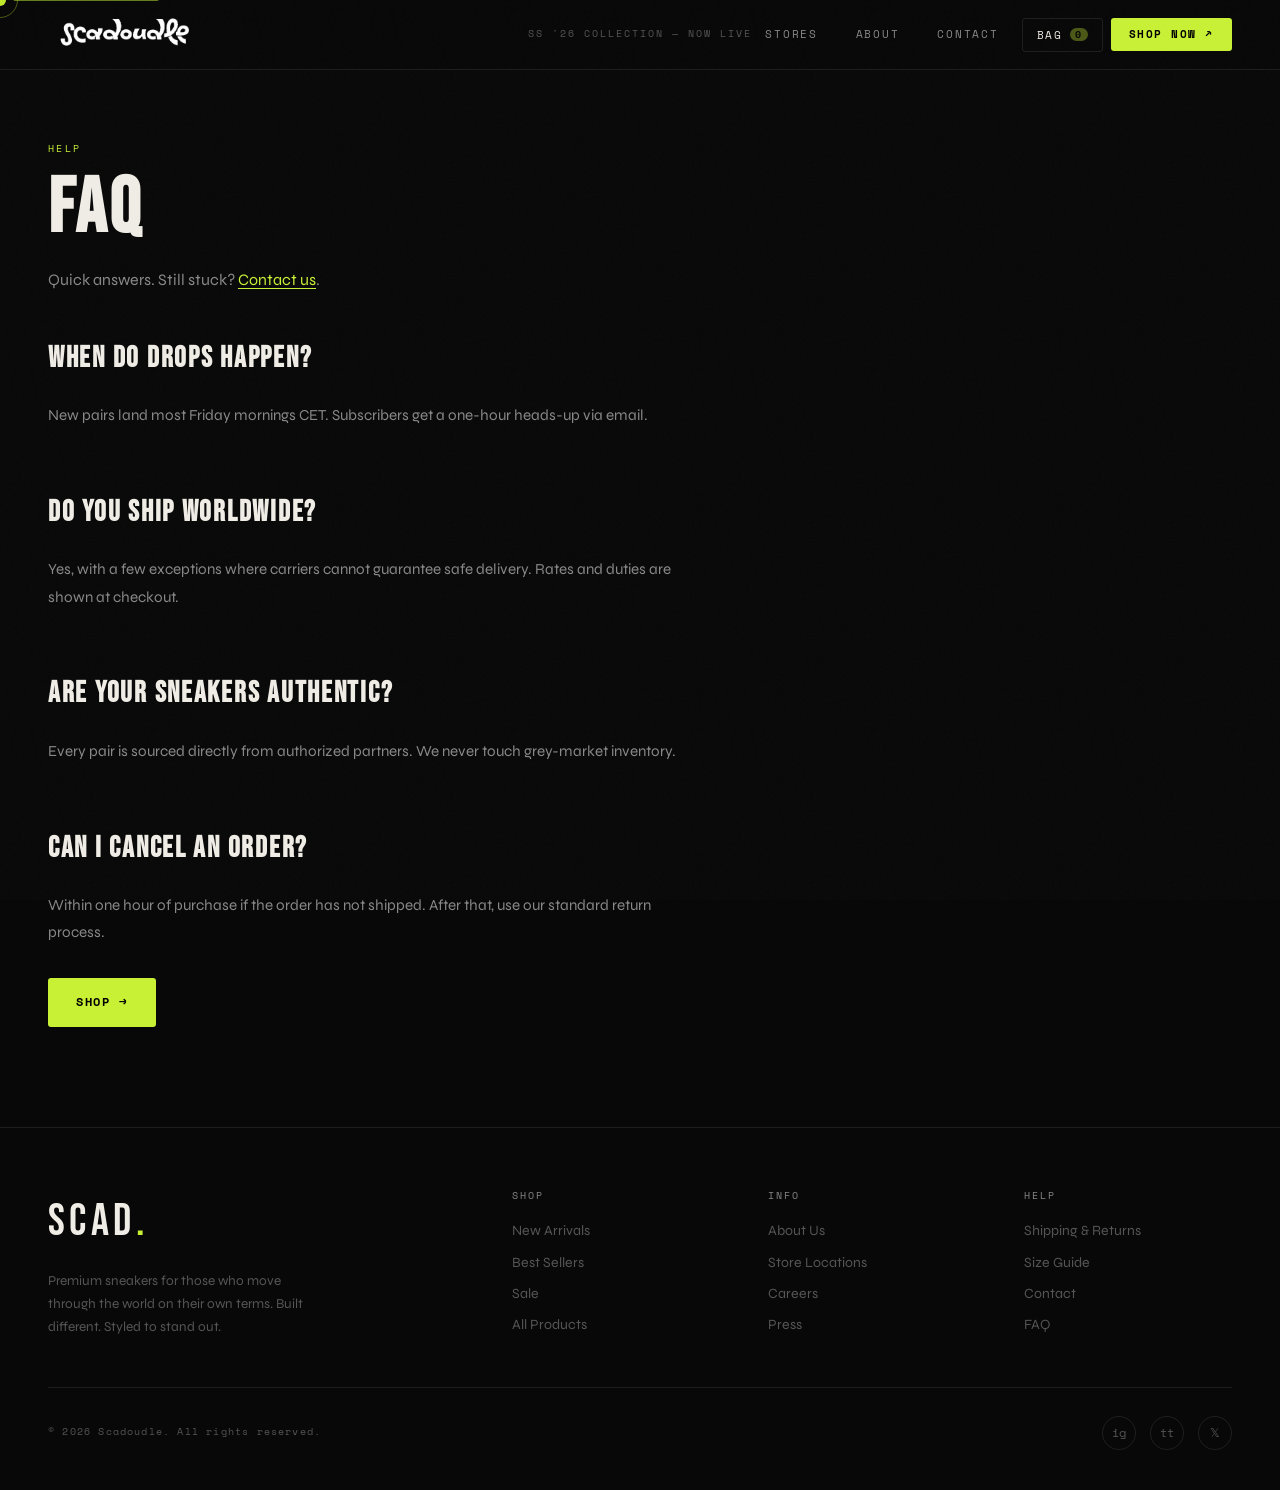
<file: faq.html>
<!DOCTYPE html>
<html lang="en">
<head>
  <meta charset="UTF-8"/>
  <meta name="viewport" content="width=device-width, initial-scale=1"/>
  <title>FAQ — SCADOUDLE</title>
  <meta name="description" content="Scadoudle FAQ — drops, worldwide shipping, authenticity, and order cancellations."/>
  <meta property="og:title" content="FAQ — SCADOUDLE"/>
  <meta property="og:description" content="Quick answers about orders and drops."/>
  <meta property="og:type" content="website"/>
  <meta name="twitter:card" content="summary_large_image"/>
  <link rel="icon" href="favicon.svg" type="image/svg+xml"/>
  <link rel="preconnect" href="https://fonts.googleapis.com">
  <link rel="preconnect" href="https://fonts.gstatic.com" crossorigin>
  <link href="https://fonts.googleapis.com/css2?family=Bebas+Neue&family=Syne:wght@400;500;600;700;800&family=Space+Mono:ital,wght@0,400;0,700;1,400&display=swap" rel="stylesheet">
  <link rel="stylesheet" href="index.css">
</head>
<body>

<a class="skip-link" href="#main">Skip to content</a>
<div id="cursor"></div>
<div id="cursor-ring"></div>

<nav class="nav" aria-label="Main navigation">
  <a href="index.html" class="nav__logo"><img src="images/logo.png" alt="Scadoudle"></a>
  <p class="nav__center" aria-hidden="true">SS '26 Collection — Now Live</p>
  <div class="nav__right">
    <a class="nav__link" href="stores.html">Stores</a>
    <a class="nav__link" href="about.html">About</a>
    <a class="nav__link" href="contact.html">Contact</a>
    <a class="nav__cta" href="shop.html">Shop Now ↗</a>
  </div>
</nav>

<main id="main" class="page">
  <div class="page__head">
    <p class="page__label">Help</p>
    <h1 class="page__title">FAQ</h1>
    <p class="page__lead">Quick answers. Still stuck? <a class="link-accent" href="contact.html">Contact us</a>.</p>
  </div>
  <div class="page__body">
    <div class="page__prose">
      <h2>When do drops happen?</h2>
      <p>New pairs land most Friday mornings CET. Subscribers get a one-hour heads-up via email.</p>
      <h2>Do you ship worldwide?</h2>
      <p>Yes, with a few exceptions where carriers cannot guarantee safe delivery. Rates and duties are shown at checkout.</p>
      <h2>Are your sneakers authentic?</h2>
      <p>Every pair is sourced directly from authorized partners. We never touch grey-market inventory.</p>
      <h2>Can I cancel an order?</h2>
      <p>Within one hour of purchase if the order has not shipped. After that, use our standard return process.</p>
      <div class="page__actions page__actions--roomy">
        <a class="btn-primary" href="shop.html">Shop →</a>
      </div>
    </div>
  </div>
</main>

<footer>
  <div class="footer__top">
    <div>
      <a href="index.html" class="footer__brand">SCAD<span>.</span></a>
      <p class="footer__desc">Premium sneakers for those who move through the world on their own terms. Built different. Styled to stand out.</p>
    </div>
    <div>
      <p class="footer__col-title">Shop</p>
      <div class="footer__links">
        <a class="footer__link" href="new-arrivals.html">New Arrivals</a>
        <a class="footer__link" href="best-sellers.html">Best Sellers</a>
        <a class="footer__link" href="sale.html">Sale</a>
        <a class="footer__link" href="shop.html">All Products</a>
      </div>
    </div>
    <div>
      <p class="footer__col-title">Info</p>
      <div class="footer__links">
        <a class="footer__link" href="about.html">About Us</a>
        <a class="footer__link" href="stores.html">Store Locations</a>
        <a class="footer__link" href="careers.html">Careers</a>
        <a class="footer__link" href="press.html">Press</a>
      </div>
    </div>
    <div>
      <p class="footer__col-title">Help</p>
      <div class="footer__links">
        <a class="footer__link" href="shipping.html">Shipping & Returns</a>
        <a class="footer__link" href="size-guide.html">Size Guide</a>
        <a class="footer__link" href="contact.html">Contact</a>
        <a class="footer__link" href="faq.html">FAQ</a>
      </div>
    </div>
  </div>
  <div class="footer__bottom">
    <p class="footer__copy">© 2026 Scadoudle. All rights reserved.</p>
    <div class="footer__socials">
      <a class="footer__social" href="https://www.instagram.com/" target="_blank" rel="noopener noreferrer" aria-label="Instagram">ig</a>
      <a class="footer__social" href="https://www.tiktok.com/" target="_blank" rel="noopener noreferrer" aria-label="TikTok">tt</a>
      <a class="footer__social" href="https://x.com/" target="_blank" rel="noopener noreferrer" aria-label="X">𝕏</a>
    </div>
  </div>
</footer>

<script src="js/cursor.js" defer></script>
<script src="js/toast.js" defer></script>
<script src="js/cart.js" defer></script>
<script src="js/main.js" defer></script>
</body>
</html>
</file>
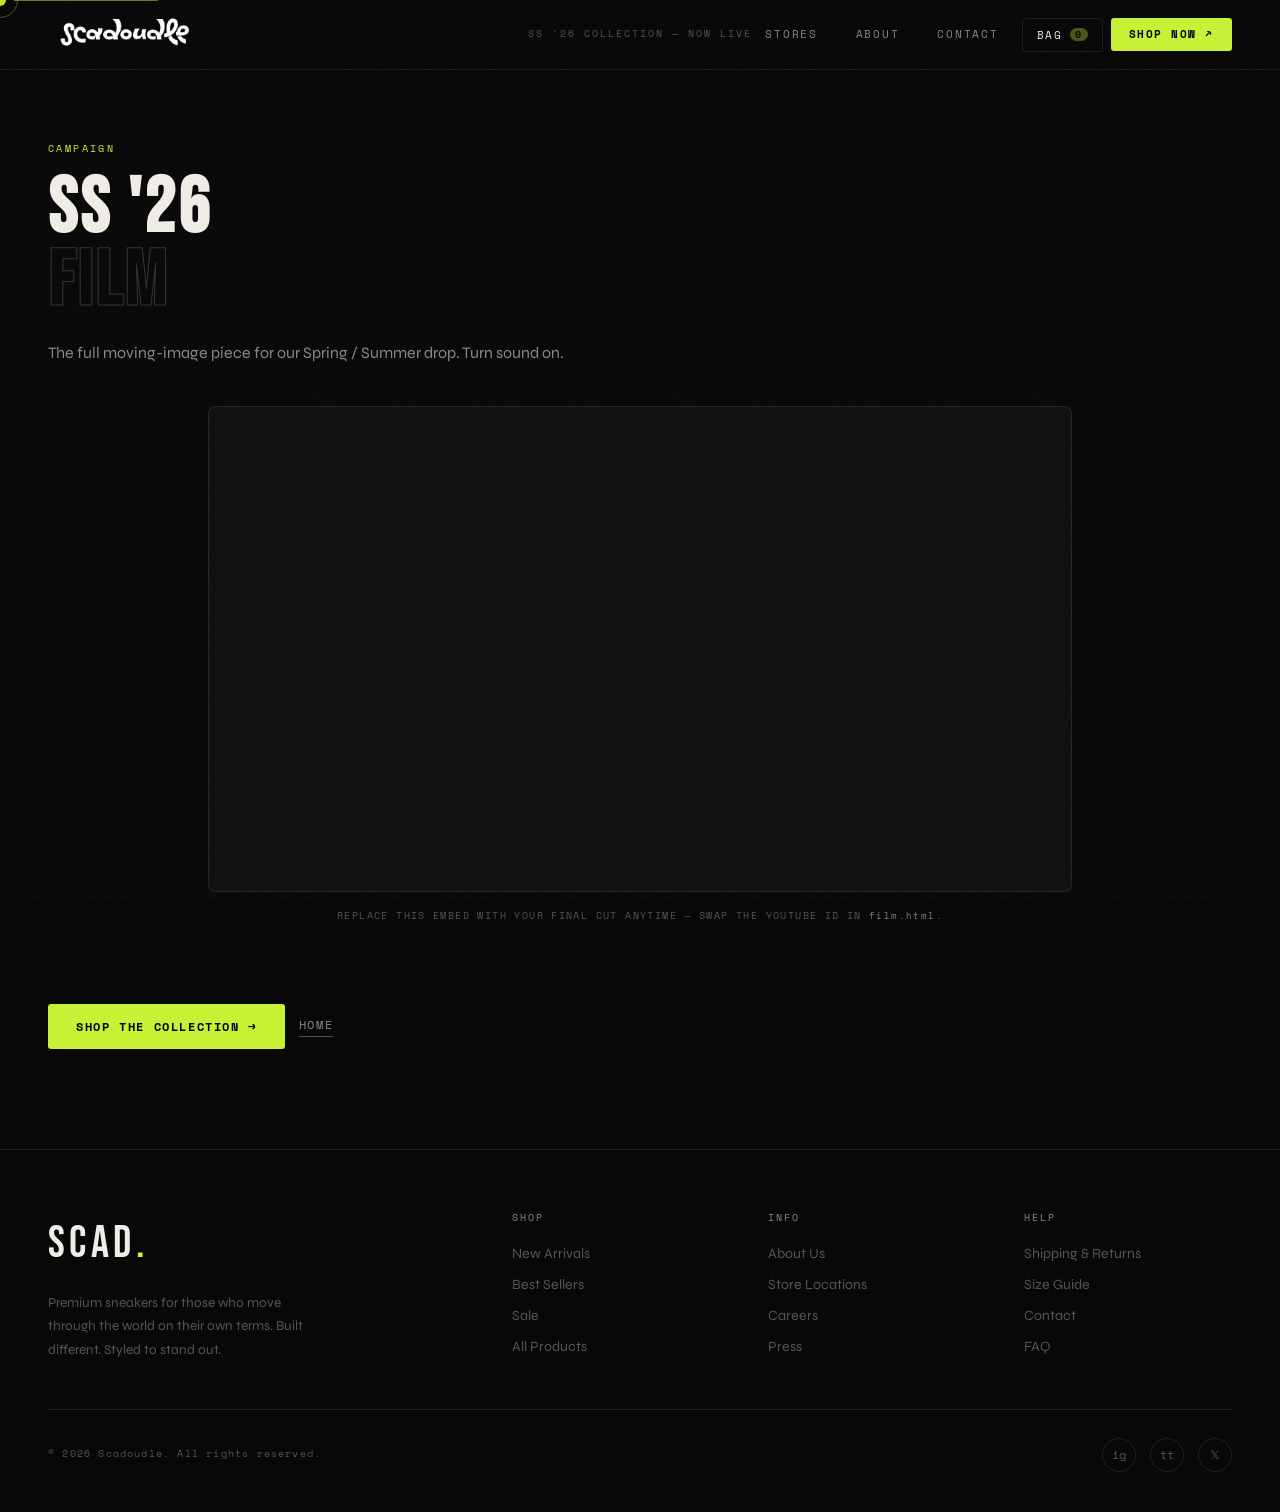
<file: film.html>
<!DOCTYPE html>
<html lang="en">
<head>
  <meta charset="UTF-8"/>
  <meta name="viewport" content="width=device-width, initial-scale=1"/>
  <title>SS '26 Film — SCADOUDLE</title>
  <meta name="description" content="Watch the Scadoudle Spring / Summer 2026 campaign film — then shop the collection."/>
  <meta property="og:title" content="SS '26 Film — SCADOUDLE"/>
  <meta property="og:description" content="Campaign film for the SS '26 drop."/>
  <meta property="og:type" content="website"/>
  <meta name="twitter:card" content="summary_large_image"/>
  <link rel="icon" href="favicon.svg" type="image/svg+xml"/>
  <link rel="preconnect" href="https://fonts.googleapis.com">
  <link rel="preconnect" href="https://fonts.gstatic.com" crossorigin>
  <link href="https://fonts.googleapis.com/css2?family=Bebas+Neue&family=Syne:wght@400;500;600;700;800&family=Space+Mono:ital,wght@0,400;0,700;1,400&display=swap" rel="stylesheet">
  <link rel="stylesheet" href="index.css">
</head>
<body>

<a class="skip-link" href="#main">Skip to content</a>
<div id="cursor"></div>
<div id="cursor-ring"></div>

<nav class="nav" aria-label="Main navigation">
  <a href="index.html" class="nav__logo"><img src="images/logo.png" alt="Scadoudle"></a>
  <p class="nav__center" aria-hidden="true">SS '26 Collection — Now Live</p>
  <div class="nav__right">
    <a class="nav__link" href="stores.html">Stores</a>
    <a class="nav__link" href="about.html">About</a>
    <a class="nav__link" href="contact.html">Contact</a>
    <a class="nav__cta" href="shop.html">Shop Now ↗</a>
  </div>
</nav>

<main id="main" class="page">
  <div class="page__head">
    <p class="page__label">Campaign</p>
    <h1 class="page__title">SS '26<br><span class="ghost">FILM</span></h1>
    <p class="page__lead">The full moving-image piece for our Spring / Summer drop. Turn sound on.</p>
  </div>
  <div class="film-wrap">
    <div class="film-ratio">
      <iframe
        src="https://www.youtube-nocookie.com/embed/squBvcp4Xf8"
        title="Scadoudle SS26 campaign film placeholder"
        allow="accelerometer; autoplay; clipboard-write; encrypted-media; gyroscope; picture-in-picture; web-share"
        referrerpolicy="strict-origin-when-cross-origin"
        allowfullscreen></iframe>
    </div>
    <p class="film-note">Replace this embed with your final cut anytime — swap the YouTube ID in <code>film.html</code>.</p>
  </div>
  <div class="page__body page__body--flush-top">
    <div class="page__actions">
      <a class="btn-primary" href="shop.html">Shop the collection →</a>
      <a class="btn-ghost" href="index.html">Home</a>
    </div>
  </div>
</main>

<footer>
  <div class="footer__top">
    <div>
      <a href="index.html" class="footer__brand">SCAD<span>.</span></a>
      <p class="footer__desc">Premium sneakers for those who move through the world on their own terms. Built different. Styled to stand out.</p>
    </div>
    <div>
      <p class="footer__col-title">Shop</p>
      <div class="footer__links">
        <a class="footer__link" href="new-arrivals.html">New Arrivals</a>
        <a class="footer__link" href="best-sellers.html">Best Sellers</a>
        <a class="footer__link" href="sale.html">Sale</a>
        <a class="footer__link" href="shop.html">All Products</a>
      </div>
    </div>
    <div>
      <p class="footer__col-title">Info</p>
      <div class="footer__links">
        <a class="footer__link" href="about.html">About Us</a>
        <a class="footer__link" href="stores.html">Store Locations</a>
        <a class="footer__link" href="careers.html">Careers</a>
        <a class="footer__link" href="press.html">Press</a>
      </div>
    </div>
    <div>
      <p class="footer__col-title">Help</p>
      <div class="footer__links">
        <a class="footer__link" href="shipping.html">Shipping & Returns</a>
        <a class="footer__link" href="size-guide.html">Size Guide</a>
        <a class="footer__link" href="contact.html">Contact</a>
        <a class="footer__link" href="faq.html">FAQ</a>
      </div>
    </div>
  </div>
  <div class="footer__bottom">
    <p class="footer__copy">© 2026 Scadoudle. All rights reserved.</p>
    <div class="footer__socials">
      <a class="footer__social" href="https://www.instagram.com/" target="_blank" rel="noopener noreferrer" aria-label="Instagram">ig</a>
      <a class="footer__social" href="https://www.tiktok.com/" target="_blank" rel="noopener noreferrer" aria-label="TikTok">tt</a>
      <a class="footer__social" href="https://x.com/" target="_blank" rel="noopener noreferrer" aria-label="X">𝕏</a>
    </div>
  </div>
</footer>

<script src="js/cursor.js" defer></script>
<script src="js/toast.js" defer></script>
<script src="js/cart.js" defer></script>
<script src="js/main.js" defer></script>
</body>
</html>
</file>
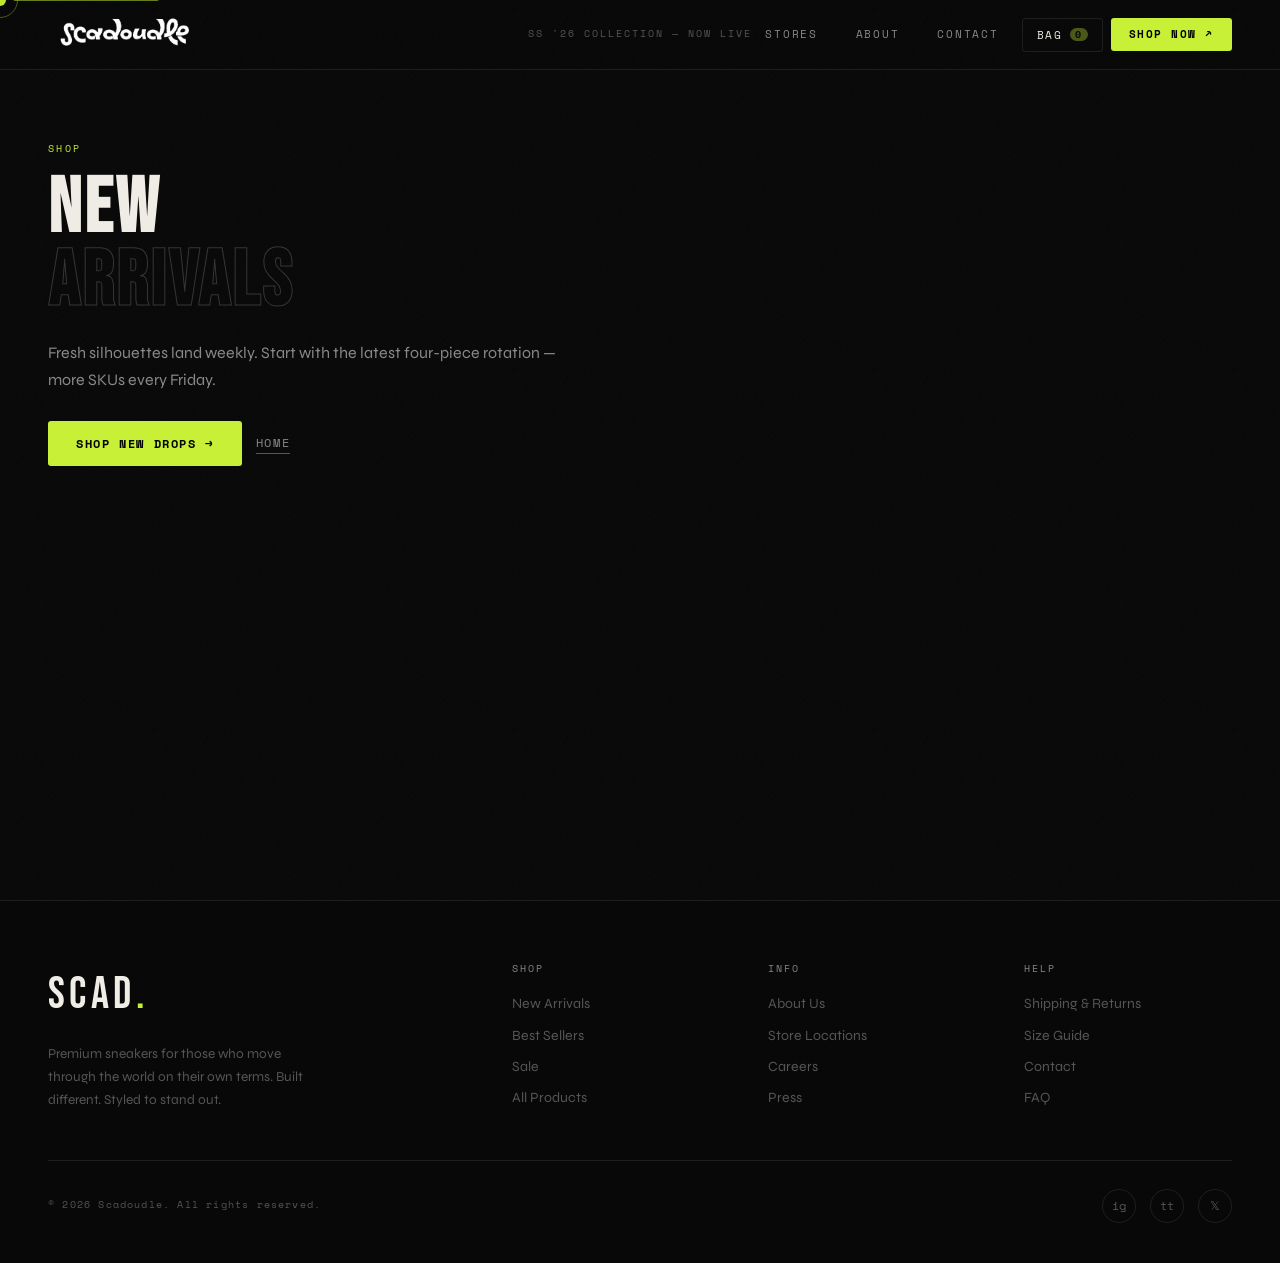
<file: new-arrivals.html>
<!DOCTYPE html>
<html lang="en">
<head>
  <meta charset="UTF-8"/>
  <meta name="viewport" content="width=device-width, initial-scale=1"/>
  <title>New Arrivals — SCADOUDLE</title>
  <meta name="description" content="New arrivals at Scadoudle — weekly drops and the latest SS '26 sneakers."/>
  <meta property="og:title" content="New Arrivals — SCADOUDLE"/>
  <meta property="og:description" content="Fresh silhouettes every week — shop the latest."/>
  <meta property="og:type" content="website"/>
  <meta name="twitter:card" content="summary_large_image"/>
  <link rel="icon" href="favicon.svg" type="image/svg+xml"/>
  <link rel="preconnect" href="https://fonts.googleapis.com">
  <link rel="preconnect" href="https://fonts.gstatic.com" crossorigin>
  <link href="https://fonts.googleapis.com/css2?family=Bebas+Neue&family=Syne:wght@400;500;600;700;800&family=Space+Mono:ital,wght@0,400;0,700;1,400&display=swap" rel="stylesheet">
  <link rel="stylesheet" href="index.css">
</head>
<body>

<a class="skip-link" href="#main">Skip to content</a>
<div id="cursor"></div>
<div id="cursor-ring"></div>

<nav class="nav" aria-label="Main navigation">
  <a href="index.html" class="nav__logo"><img src="images/logo.png" alt="Scadoudle"></a>
  <p class="nav__center" aria-hidden="true">SS '26 Collection — Now Live</p>
  <div class="nav__right">
    <a class="nav__link" href="stores.html">Stores</a>
    <a class="nav__link" href="about.html">About</a>
    <a class="nav__link" href="contact.html">Contact</a>
    <a class="nav__cta" href="shop.html">Shop Now ↗</a>
  </div>
</nav>

<main id="main" class="page">
  <div class="page__head">
    <p class="page__label">Shop</p>
    <h1 class="page__title">NEW<br><span class="ghost">ARRIVALS</span></h1>
    <p class="page__lead">Fresh silhouettes land weekly. Start with the latest four-piece rotation — more SKUs every Friday.</p>
    <div class="page__actions">
      <a class="btn-primary" href="shop.html">Shop new drops →</a>
      <a class="btn-ghost" href="index.html">Home</a>
    </div>
  </div>
</main>

<footer>
  <div class="footer__top">
    <div>
      <a href="index.html" class="footer__brand">SCAD<span>.</span></a>
      <p class="footer__desc">Premium sneakers for those who move through the world on their own terms. Built different. Styled to stand out.</p>
    </div>
    <div>
      <p class="footer__col-title">Shop</p>
      <div class="footer__links">
        <a class="footer__link" href="new-arrivals.html">New Arrivals</a>
        <a class="footer__link" href="best-sellers.html">Best Sellers</a>
        <a class="footer__link" href="sale.html">Sale</a>
        <a class="footer__link" href="shop.html">All Products</a>
      </div>
    </div>
    <div>
      <p class="footer__col-title">Info</p>
      <div class="footer__links">
        <a class="footer__link" href="about.html">About Us</a>
        <a class="footer__link" href="stores.html">Store Locations</a>
        <a class="footer__link" href="careers.html">Careers</a>
        <a class="footer__link" href="press.html">Press</a>
      </div>
    </div>
    <div>
      <p class="footer__col-title">Help</p>
      <div class="footer__links">
        <a class="footer__link" href="shipping.html">Shipping & Returns</a>
        <a class="footer__link" href="size-guide.html">Size Guide</a>
        <a class="footer__link" href="contact.html">Contact</a>
        <a class="footer__link" href="faq.html">FAQ</a>
      </div>
    </div>
  </div>
  <div class="footer__bottom">
    <p class="footer__copy">© 2026 Scadoudle. All rights reserved.</p>
    <div class="footer__socials">
      <a class="footer__social" href="https://www.instagram.com/" target="_blank" rel="noopener noreferrer" aria-label="Instagram">ig</a>
      <a class="footer__social" href="https://www.tiktok.com/" target="_blank" rel="noopener noreferrer" aria-label="TikTok">tt</a>
      <a class="footer__social" href="https://x.com/" target="_blank" rel="noopener noreferrer" aria-label="X">𝕏</a>
    </div>
  </div>
</footer>

<script src="js/cursor.js" defer></script>
<script src="js/toast.js" defer></script>
<script src="js/cart.js" defer></script>
<script src="js/main.js" defer></script>
</body>
</html>
</file>
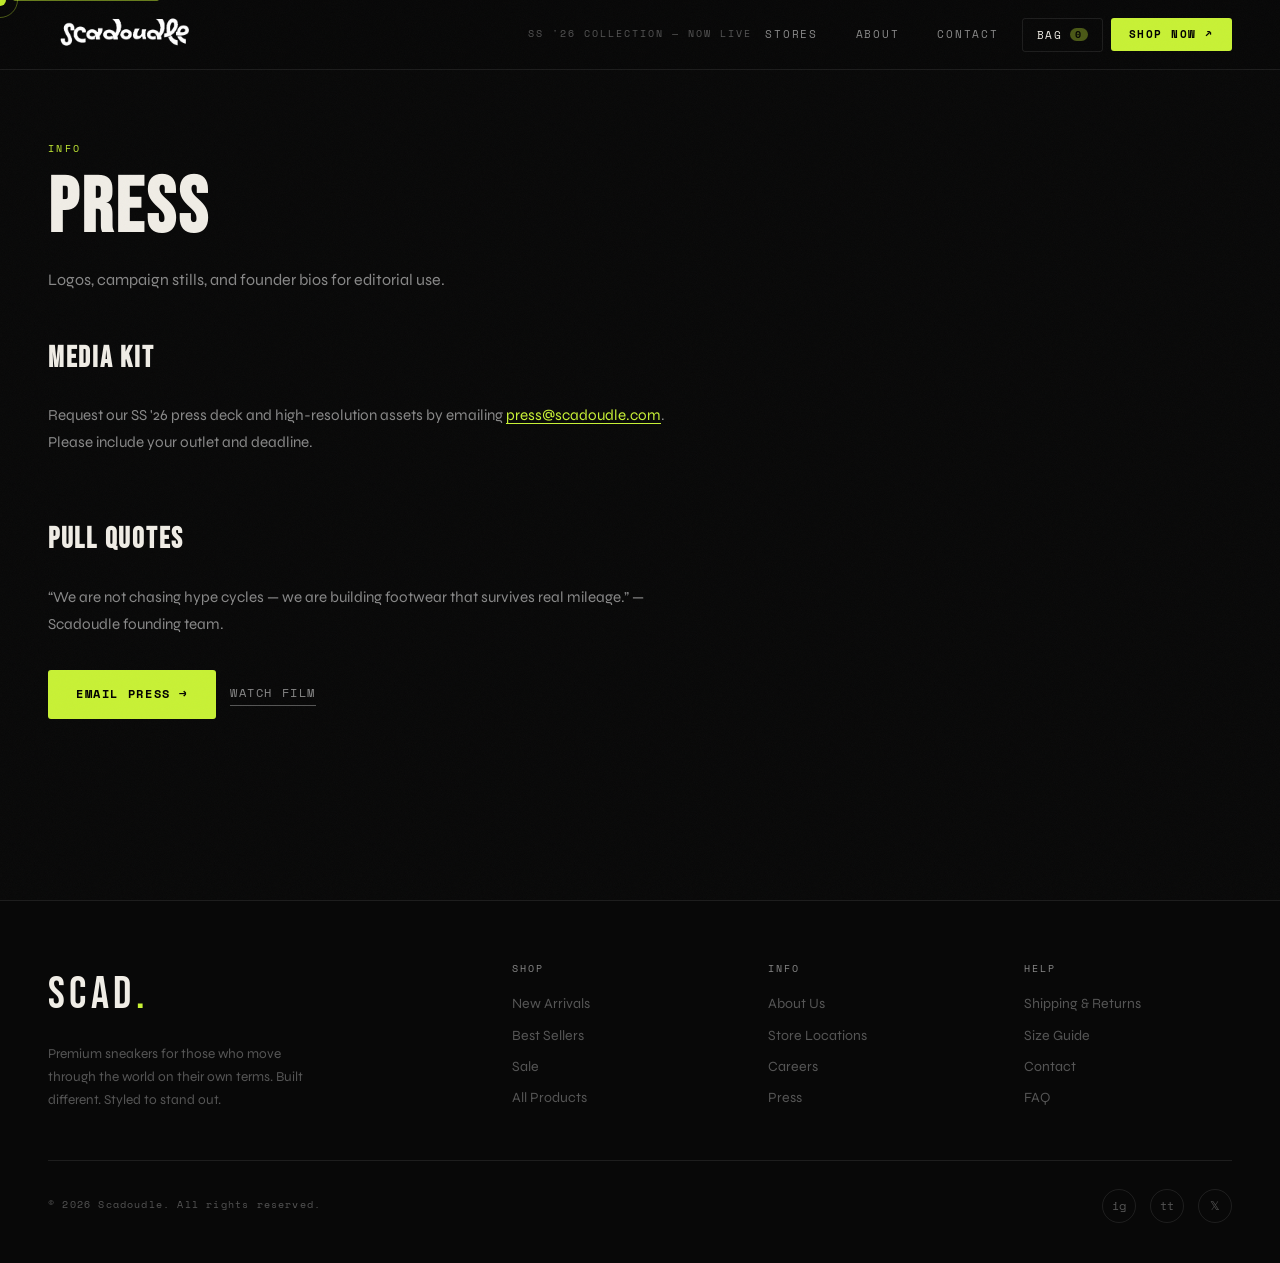
<file: press.html>
<!DOCTYPE html>
<html lang="en">
<head>
  <meta charset="UTF-8"/>
  <meta name="viewport" content="width=device-width, initial-scale=1"/>
  <title>Press — SCADOUDLE</title>
  <meta name="description" content="Scadoudle press kit and media contact — assets, quotes, and film."/>
  <meta property="og:title" content="Press — SCADOUDLE"/>
  <meta property="og:description" content="Media kit and press inquiries."/>
  <meta property="og:type" content="website"/>
  <meta name="twitter:card" content="summary_large_image"/>
  <link rel="icon" href="favicon.svg" type="image/svg+xml"/>
  <link rel="preconnect" href="https://fonts.googleapis.com">
  <link rel="preconnect" href="https://fonts.gstatic.com" crossorigin>
  <link href="https://fonts.googleapis.com/css2?family=Bebas+Neue&family=Syne:wght@400;500;600;700;800&family=Space+Mono:ital,wght@0,400;0,700;1,400&display=swap" rel="stylesheet">
  <link rel="stylesheet" href="index.css">
</head>
<body>

<a class="skip-link" href="#main">Skip to content</a>
<div id="cursor"></div>
<div id="cursor-ring"></div>

<nav class="nav" aria-label="Main navigation">
  <a href="index.html" class="nav__logo"><img src="images/logo.png" alt="Scadoudle"></a>
  <p class="nav__center" aria-hidden="true">SS '26 Collection — Now Live</p>
  <div class="nav__right">
    <a class="nav__link" href="stores.html">Stores</a>
    <a class="nav__link" href="about.html">About</a>
    <a class="nav__link" href="contact.html">Contact</a>
    <a class="nav__cta" href="shop.html">Shop Now ↗</a>
  </div>
</nav>

<main id="main" class="page">
  <div class="page__head">
    <p class="page__label">Info</p>
    <h1 class="page__title">PRESS</h1>
    <p class="page__lead">Logos, campaign stills, and founder bios for editorial use.</p>
  </div>
  <div class="page__body">
    <div class="page__prose">
      <h2>Media kit</h2>
      <p>Request our SS '26 press deck and high-resolution assets by emailing <a class="link-accent" href="mailto:press@scadoudle.com">press@scadoudle.com</a>. Please include your outlet and deadline.</p>
      <h2>Pull quotes</h2>
      <p>“We are not chasing hype cycles — we are building footwear that survives real mileage.” — Scadoudle founding team.</p>
      <div class="page__actions page__actions--roomy">
        <a class="btn-primary" href="mailto:press@scadoudle.com">Email press →</a>
        <a class="btn-ghost" href="film.html">Watch film</a>
      </div>
    </div>
  </div>
</main>

<footer>
  <div class="footer__top">
    <div>
      <a href="index.html" class="footer__brand">SCAD<span>.</span></a>
      <p class="footer__desc">Premium sneakers for those who move through the world on their own terms. Built different. Styled to stand out.</p>
    </div>
    <div>
      <p class="footer__col-title">Shop</p>
      <div class="footer__links">
        <a class="footer__link" href="new-arrivals.html">New Arrivals</a>
        <a class="footer__link" href="best-sellers.html">Best Sellers</a>
        <a class="footer__link" href="sale.html">Sale</a>
        <a class="footer__link" href="shop.html">All Products</a>
      </div>
    </div>
    <div>
      <p class="footer__col-title">Info</p>
      <div class="footer__links">
        <a class="footer__link" href="about.html">About Us</a>
        <a class="footer__link" href="stores.html">Store Locations</a>
        <a class="footer__link" href="careers.html">Careers</a>
        <a class="footer__link" href="press.html">Press</a>
      </div>
    </div>
    <div>
      <p class="footer__col-title">Help</p>
      <div class="footer__links">
        <a class="footer__link" href="shipping.html">Shipping & Returns</a>
        <a class="footer__link" href="size-guide.html">Size Guide</a>
        <a class="footer__link" href="contact.html">Contact</a>
        <a class="footer__link" href="faq.html">FAQ</a>
      </div>
    </div>
  </div>
  <div class="footer__bottom">
    <p class="footer__copy">© 2026 Scadoudle. All rights reserved.</p>
    <div class="footer__socials">
      <a class="footer__social" href="https://www.instagram.com/" target="_blank" rel="noopener noreferrer" aria-label="Instagram">ig</a>
      <a class="footer__social" href="https://www.tiktok.com/" target="_blank" rel="noopener noreferrer" aria-label="TikTok">tt</a>
      <a class="footer__social" href="https://x.com/" target="_blank" rel="noopener noreferrer" aria-label="X">𝕏</a>
    </div>
  </div>
</footer>

<script src="js/cursor.js" defer></script>
<script src="js/toast.js" defer></script>
<script src="js/cart.js" defer></script>
<script src="js/main.js" defer></script>
</body>
</html>
</file>
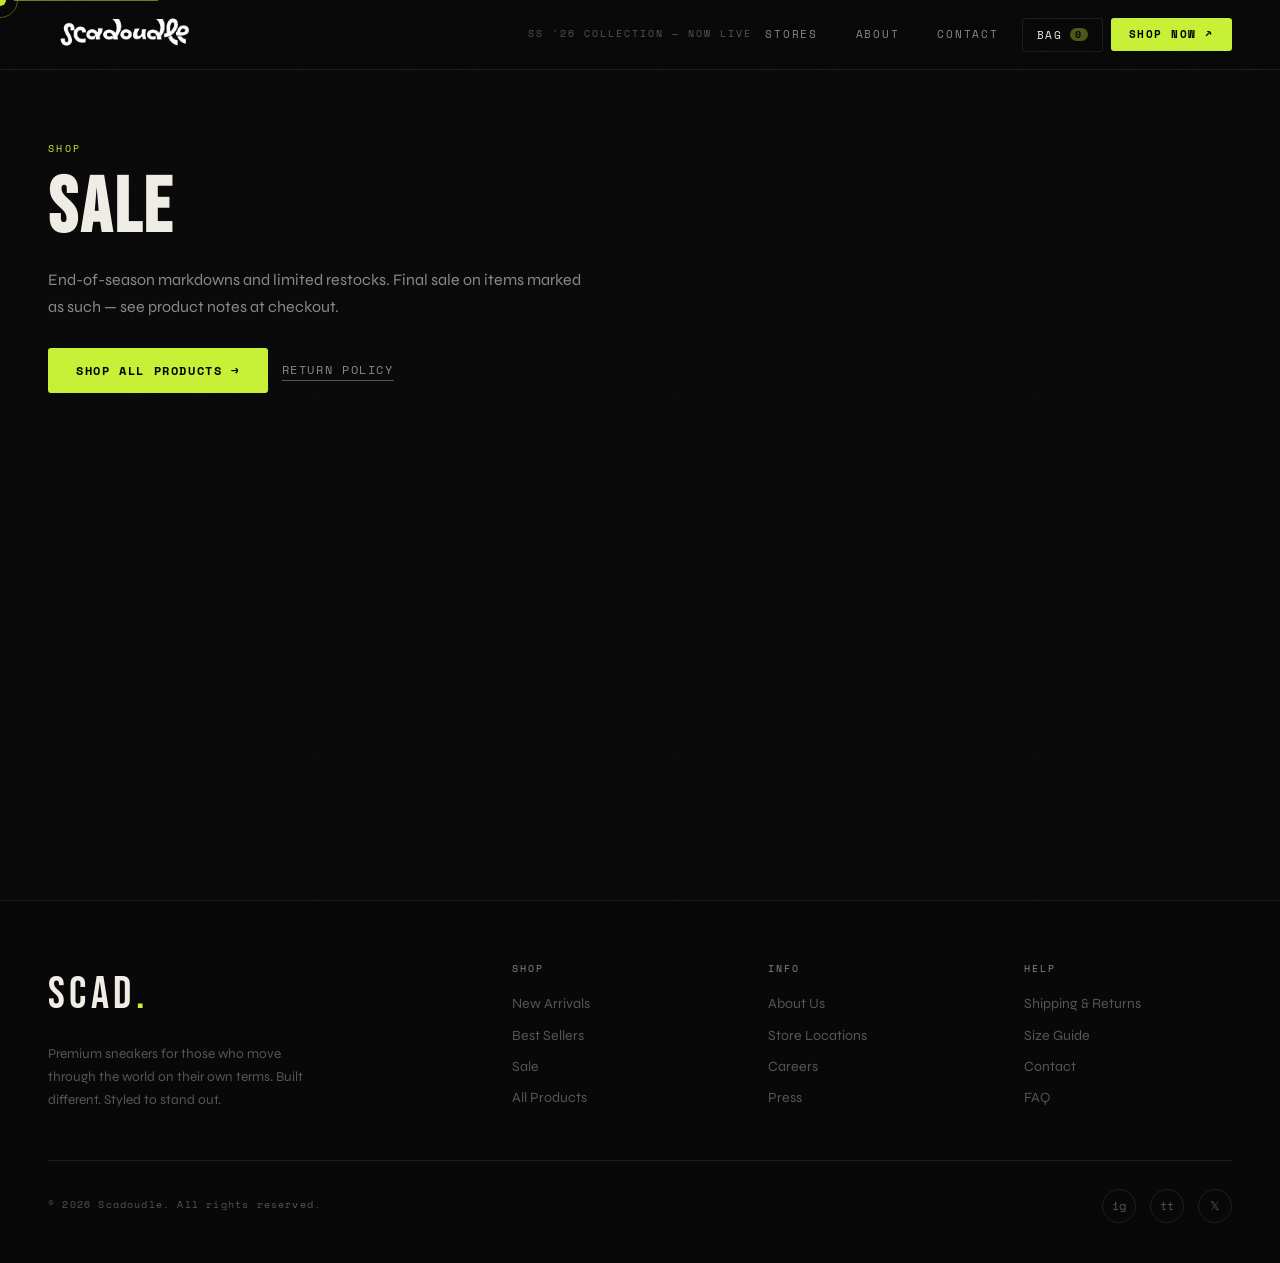
<file: sale.html>
<!DOCTYPE html>
<html lang="en">
<head>
  <meta charset="UTF-8"/>
  <meta name="viewport" content="width=device-width, initial-scale=1"/>
  <title>Sale — SCADOUDLE</title>
  <meta name="description" content="Scadoudle sale — end-of-season markdowns and return policy for reduced items."/>
  <meta property="og:title" content="Sale — SCADOUDLE"/>
  <meta property="og:description" content="Markdowns and sale terms."/>
  <meta property="og:type" content="website"/>
  <meta name="twitter:card" content="summary_large_image"/>
  <link rel="icon" href="favicon.svg" type="image/svg+xml"/>
  <link rel="preconnect" href="https://fonts.googleapis.com">
  <link rel="preconnect" href="https://fonts.gstatic.com" crossorigin>
  <link href="https://fonts.googleapis.com/css2?family=Bebas+Neue&family=Syne:wght@400;500;600;700;800&family=Space+Mono:ital,wght@0,400;0,700;1,400&display=swap" rel="stylesheet">
  <link rel="stylesheet" href="index.css">
</head>
<body>

<a class="skip-link" href="#main">Skip to content</a>
<div id="cursor"></div>
<div id="cursor-ring"></div>

<nav class="nav" aria-label="Main navigation">
  <a href="index.html" class="nav__logo"><img src="images/logo.png" alt="Scadoudle"></a>
  <p class="nav__center" aria-hidden="true">SS '26 Collection — Now Live</p>
  <div class="nav__right">
    <a class="nav__link" href="stores.html">Stores</a>
    <a class="nav__link" href="about.html">About</a>
    <a class="nav__link" href="contact.html">Contact</a>
    <a class="nav__cta" href="shop.html">Shop Now ↗</a>
  </div>
</nav>

<main id="main" class="page">
  <div class="page__head">
    <p class="page__label">Shop</p>
    <h1 class="page__title">SALE</h1>
    <p class="page__lead">End-of-season markdowns and limited restocks. Final sale on items marked as such — see product notes at checkout.</p>
    <div class="page__actions">
      <a class="btn-primary" href="shop.html">Shop all products →</a>
      <a class="btn-ghost" href="shipping.html">Return policy</a>
    </div>
  </div>
</main>

<footer>
  <div class="footer__top">
    <div>
      <a href="index.html" class="footer__brand">SCAD<span>.</span></a>
      <p class="footer__desc">Premium sneakers for those who move through the world on their own terms. Built different. Styled to stand out.</p>
    </div>
    <div>
      <p class="footer__col-title">Shop</p>
      <div class="footer__links">
        <a class="footer__link" href="new-arrivals.html">New Arrivals</a>
        <a class="footer__link" href="best-sellers.html">Best Sellers</a>
        <a class="footer__link" href="sale.html">Sale</a>
        <a class="footer__link" href="shop.html">All Products</a>
      </div>
    </div>
    <div>
      <p class="footer__col-title">Info</p>
      <div class="footer__links">
        <a class="footer__link" href="about.html">About Us</a>
        <a class="footer__link" href="stores.html">Store Locations</a>
        <a class="footer__link" href="careers.html">Careers</a>
        <a class="footer__link" href="press.html">Press</a>
      </div>
    </div>
    <div>
      <p class="footer__col-title">Help</p>
      <div class="footer__links">
        <a class="footer__link" href="shipping.html">Shipping & Returns</a>
        <a class="footer__link" href="size-guide.html">Size Guide</a>
        <a class="footer__link" href="contact.html">Contact</a>
        <a class="footer__link" href="faq.html">FAQ</a>
      </div>
    </div>
  </div>
  <div class="footer__bottom">
    <p class="footer__copy">© 2026 Scadoudle. All rights reserved.</p>
    <div class="footer__socials">
      <a class="footer__social" href="https://www.instagram.com/" target="_blank" rel="noopener noreferrer" aria-label="Instagram">ig</a>
      <a class="footer__social" href="https://www.tiktok.com/" target="_blank" rel="noopener noreferrer" aria-label="TikTok">tt</a>
      <a class="footer__social" href="https://x.com/" target="_blank" rel="noopener noreferrer" aria-label="X">𝕏</a>
    </div>
  </div>
</footer>

<script src="js/cursor.js" defer></script>
<script src="js/toast.js" defer></script>
<script src="js/cart.js" defer></script>
<script src="js/main.js" defer></script>
</body>
</html>
</file>
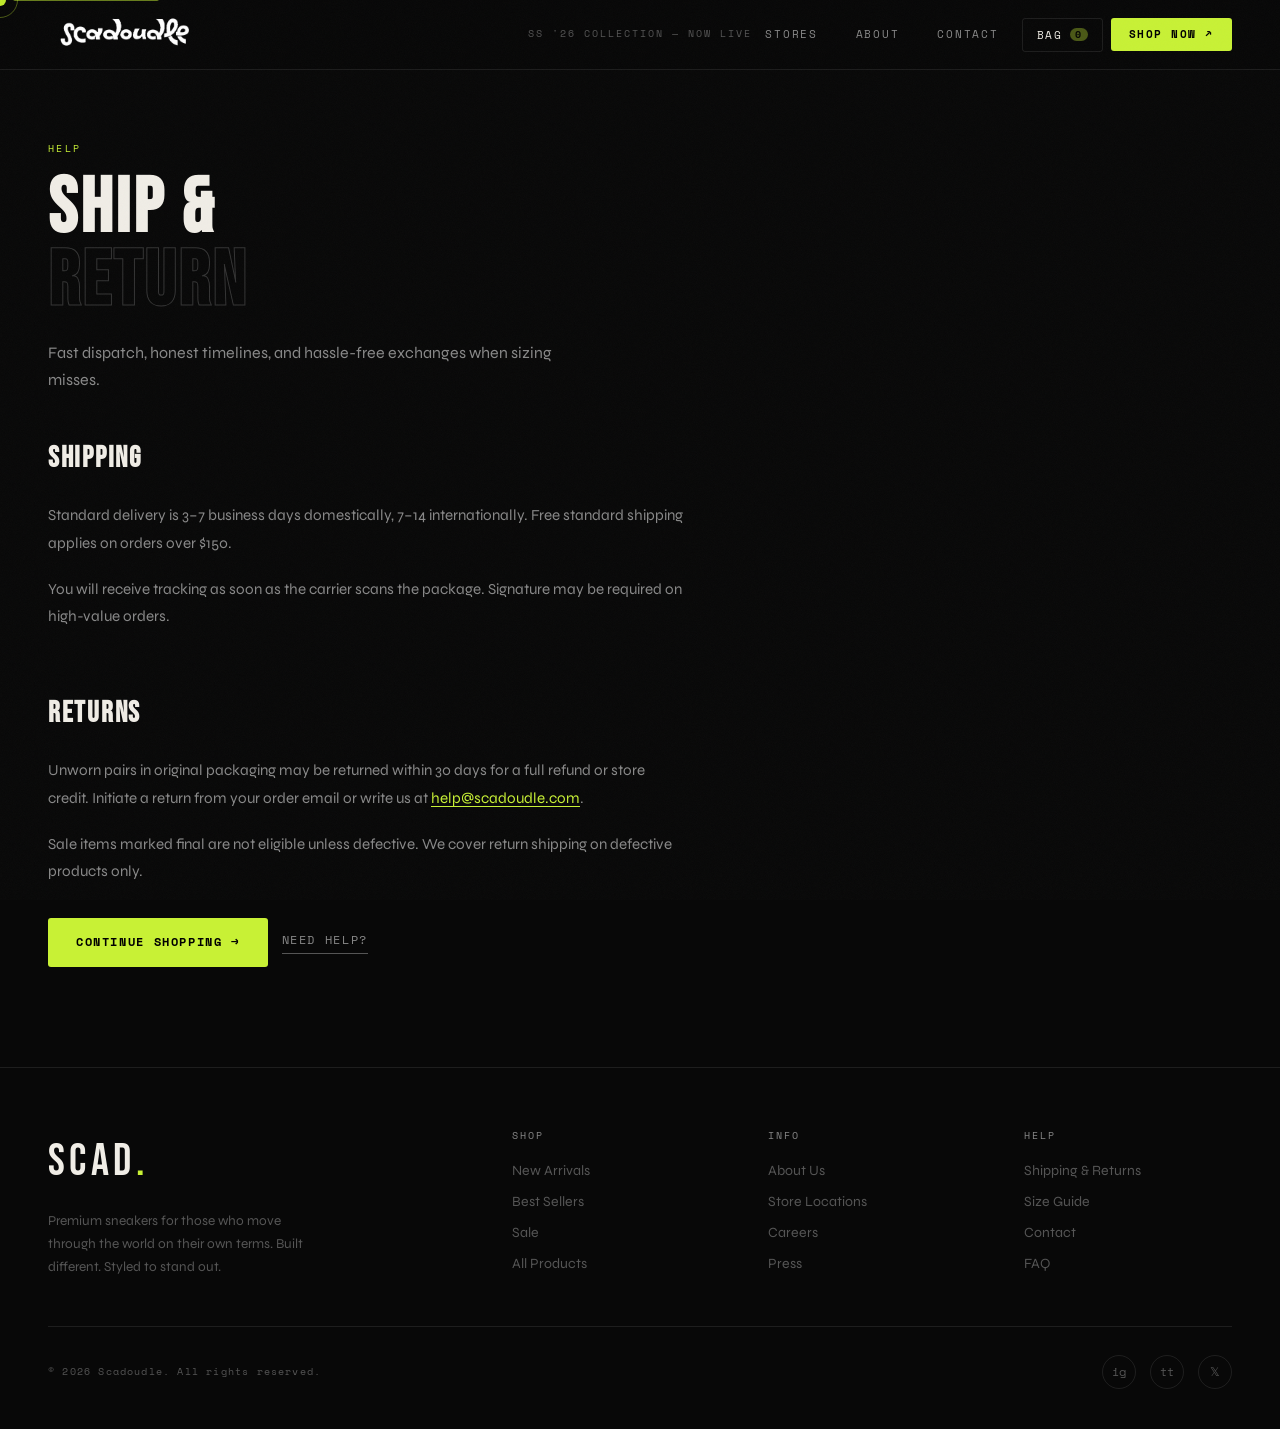
<file: shipping.html>
<!DOCTYPE html>
<html lang="en">
<head>
  <meta charset="UTF-8"/>
  <meta name="viewport" content="width=device-width, initial-scale=1"/>
  <title>Shipping & Returns — SCADOUDLE</title>
  <meta name="description" content="Scadoudle shipping timelines, free shipping over $150, and 30-day returns policy."/>
  <meta property="og:title" content="Shipping & Returns — SCADOUDLE"/>
  <meta property="og:description" content="How we ship and how returns work."/>
  <meta property="og:type" content="website"/>
  <meta name="twitter:card" content="summary_large_image"/>
  <link rel="icon" href="favicon.svg" type="image/svg+xml"/>
  <link rel="preconnect" href="https://fonts.googleapis.com">
  <link rel="preconnect" href="https://fonts.gstatic.com" crossorigin>
  <link href="https://fonts.googleapis.com/css2?family=Bebas+Neue&family=Syne:wght@400;500;600;700;800&family=Space+Mono:ital,wght@0,400;0,700;1,400&display=swap" rel="stylesheet">
  <link rel="stylesheet" href="index.css">
</head>
<body>

<a class="skip-link" href="#main">Skip to content</a>
<div id="cursor"></div>
<div id="cursor-ring"></div>

<nav class="nav" aria-label="Main navigation">
  <a href="index.html" class="nav__logo"><img src="images/logo.png" alt="Scadoudle"></a>
  <p class="nav__center" aria-hidden="true">SS '26 Collection — Now Live</p>
  <div class="nav__right">
    <a class="nav__link" href="stores.html">Stores</a>
    <a class="nav__link" href="about.html">About</a>
    <a class="nav__link" href="contact.html">Contact</a>
    <a class="nav__cta" href="shop.html">Shop Now ↗</a>
  </div>
</nav>

<main id="main" class="page">
  <div class="page__head">
    <p class="page__label">Help</p>
    <h1 class="page__title">SHIP &amp;<br><span class="ghost">RETURN</span></h1>
    <p class="page__lead">Fast dispatch, honest timelines, and hassle-free exchanges when sizing misses.</p>
  </div>
  <div class="page__body">
    <div class="page__prose">
      <h2>Shipping</h2>
      <p>Standard delivery is 3–7 business days domestically, 7–14 internationally. Free standard shipping applies on orders over $150.</p>
      <p>You will receive tracking as soon as the carrier scans the package. Signature may be required on high-value orders.</p>
      <h2>Returns</h2>
      <p>Unworn pairs in original packaging may be returned within 30 days for a full refund or store credit. Initiate a return from your order email or write us at <a class="link-accent" href="mailto:help@scadoudle.com">help@scadoudle.com</a>.</p>
      <p>Sale items marked final are not eligible unless defective. We cover return shipping on defective products only.</p>
      <div class="page__actions page__actions--roomy">
        <a class="btn-primary" href="shop.html">Continue shopping →</a>
        <a class="btn-ghost" href="contact.html">Need help?</a>
      </div>
    </div>
  </div>
</main>

<footer>
  <div class="footer__top">
    <div>
      <a href="index.html" class="footer__brand">SCAD<span>.</span></a>
      <p class="footer__desc">Premium sneakers for those who move through the world on their own terms. Built different. Styled to stand out.</p>
    </div>
    <div>
      <p class="footer__col-title">Shop</p>
      <div class="footer__links">
        <a class="footer__link" href="new-arrivals.html">New Arrivals</a>
        <a class="footer__link" href="best-sellers.html">Best Sellers</a>
        <a class="footer__link" href="sale.html">Sale</a>
        <a class="footer__link" href="shop.html">All Products</a>
      </div>
    </div>
    <div>
      <p class="footer__col-title">Info</p>
      <div class="footer__links">
        <a class="footer__link" href="about.html">About Us</a>
        <a class="footer__link" href="stores.html">Store Locations</a>
        <a class="footer__link" href="careers.html">Careers</a>
        <a class="footer__link" href="press.html">Press</a>
      </div>
    </div>
    <div>
      <p class="footer__col-title">Help</p>
      <div class="footer__links">
        <a class="footer__link" href="shipping.html">Shipping & Returns</a>
        <a class="footer__link" href="size-guide.html">Size Guide</a>
        <a class="footer__link" href="contact.html">Contact</a>
        <a class="footer__link" href="faq.html">FAQ</a>
      </div>
    </div>
  </div>
  <div class="footer__bottom">
    <p class="footer__copy">© 2026 Scadoudle. All rights reserved.</p>
    <div class="footer__socials">
      <a class="footer__social" href="https://www.instagram.com/" target="_blank" rel="noopener noreferrer" aria-label="Instagram">ig</a>
      <a class="footer__social" href="https://www.tiktok.com/" target="_blank" rel="noopener noreferrer" aria-label="TikTok">tt</a>
      <a class="footer__social" href="https://x.com/" target="_blank" rel="noopener noreferrer" aria-label="X">𝕏</a>
    </div>
  </div>
</footer>

<script src="js/cursor.js" defer></script>
<script src="js/toast.js" defer></script>
<script src="js/cart.js" defer></script>
<script src="js/main.js" defer></script>
</body>
</html>
</file>
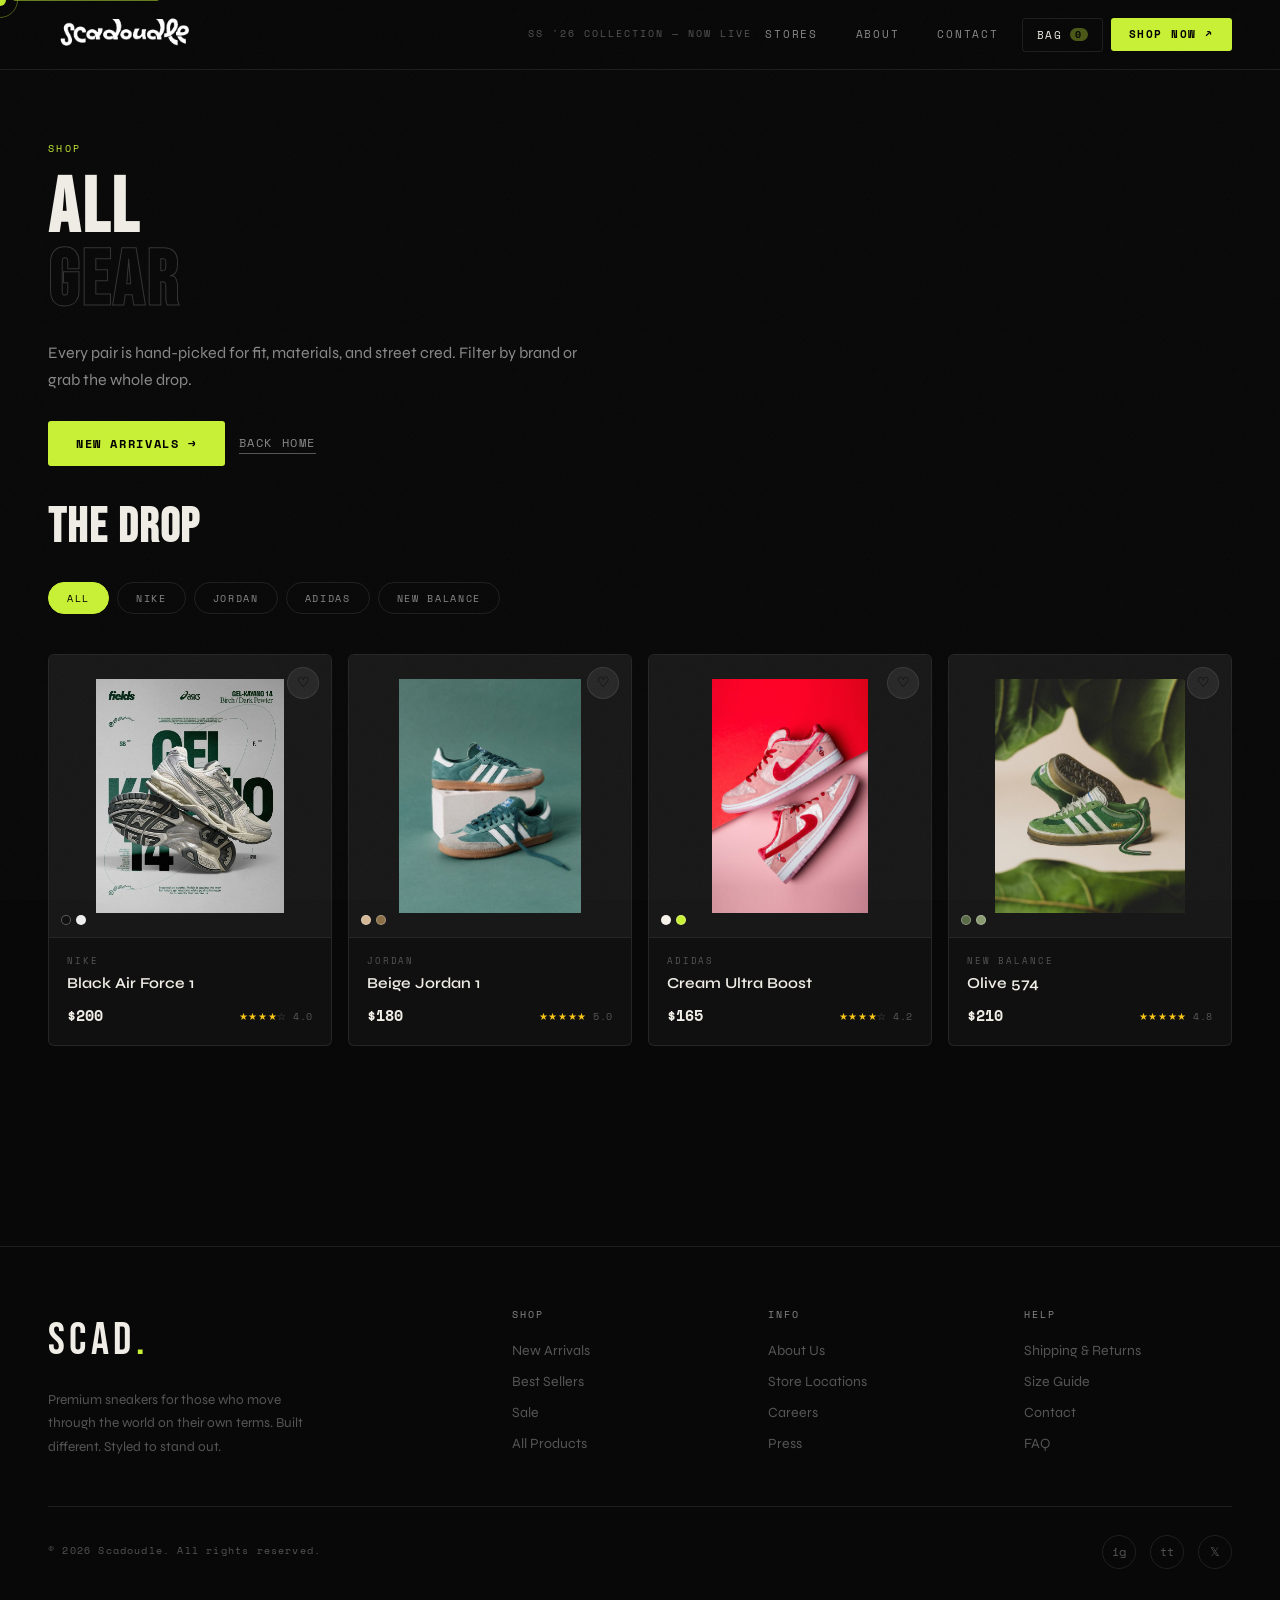
<file: shop.html>
<!DOCTYPE html>
<html lang="en">
<head>
  <meta charset="UTF-8"/>
  <meta name="viewport" content="width=device-width, initial-scale=1"/>
  <title>Shop — SCADOUDLE</title>
  <meta name="description" content="Shop the Scadoudle SS '26 drop — Nike, Jordan, Adidas, New Balance. Filter by brand and quick-add to bag."/>
  <meta property="og:title" content="Shop — SCADOUDLE"/>
  <meta property="og:description" content="All gear — curated sneakers and filters by brand."/>
  <meta property="og:type" content="website"/>
  <meta name="twitter:card" content="summary_large_image"/>
  <link rel="icon" href="favicon.svg" type="image/svg+xml"/>
  <link rel="preconnect" href="https://fonts.googleapis.com">
  <link rel="preconnect" href="https://fonts.gstatic.com" crossorigin>
  <link href="https://fonts.googleapis.com/css2?family=Bebas+Neue&family=Syne:wght@400;500;600;700;800&family=Space+Mono:ital,wght@0,400;0,700;1,400&display=swap" rel="stylesheet">
  <link rel="stylesheet" href="index.css">
</head>
<body>

<a class="skip-link" href="#main">Skip to content</a>
<div id="cursor"></div>
<div id="cursor-ring"></div>

<nav class="nav" aria-label="Main navigation">
  <a href="index.html" class="nav__logo"><img src="images/logo.png" alt="Scadoudle"></a>
  <p class="nav__center" aria-hidden="true">SS '26 Collection — Now Live</p>
  <div class="nav__right">
    <a class="nav__link" href="stores.html">Stores</a>
    <a class="nav__link" href="about.html">About</a>
    <a class="nav__link" href="contact.html">Contact</a>
    <a class="nav__cta" href="shop.html">Shop Now ↗</a>
  </div>
</nav>

<main id="main" class="page">
  <div class="page__head">
    <p class="page__label">Shop</p>
    <h1 class="page__title">ALL<br><span class="ghost">GEAR</span></h1>
    <p class="page__lead">Every pair is hand-picked for fit, materials, and street cred. Filter by brand or grab the whole drop.</p>
    <div class="page__actions">
      <a class="btn-primary" href="new-arrivals.html">New arrivals →</a>
      <a class="btn-ghost" href="index.html">Back home</a>
    </div>
  </div>

  <div class="page__body">
    <section class="section shop-section" aria-labelledby="shop-grid-title">
      <h2 class="section-title shop-title" id="shop-grid-title">THE DROP</h2>
      <div class="filter-bar" role="group" aria-label="Filter by brand">
        <button type="button" class="filter-btn active" data-filter="all">All</button>
        <button type="button" class="filter-btn" data-filter="nike">Nike</button>
        <button type="button" class="filter-btn" data-filter="jordan">Jordan</button>
        <button type="button" class="filter-btn" data-filter="adidas">Adidas</button>
        <button type="button" class="filter-btn" data-filter="nb">New Balance</button>
      </div>
      <div class="products-grid" id="products-grid">

        <article class="p-card" data-brand="nike" data-product-id="nike-af1-black" data-price="200">
          <div class="p-card__top" data-icon="👟">
            <img class="p-card__img" src="images/featured/pair-1.jpg" alt="Black Air Force 1" loading="lazy" onerror="this.style.display='none'">
            <div class="p-card__overlay"><span class="p-card__quick">Quick Add +</span></div>
            <button type="button" class="p-card__wish" aria-label="Wishlist">♡</button>
            <div class="p-card__colors">
              <span class="swatch" style="background:#111"></span>
              <span class="swatch" style="background:#eee"></span>
            </div>
          </div>
          <div class="p-card__body">
            <p class="p-card__brand">Nike</p>
            <h3 class="p-card__name">Black Air Force 1</h3>
            <div class="p-card__foot">
              <span class="p-card__price">$200</span>
              <span class="p-card__rating"><span>★★★★</span>☆ 4.0</span>
            </div>
          </div>
        </article>

        <article class="p-card" data-brand="jordan" data-product-id="jordan-aj1-beige" data-price="180">
          <div class="p-card__top" data-icon="🏀">
            <img class="p-card__img" src="images/featured/pair-2.jpg" alt="Beige Jordan 1" loading="lazy" onerror="this.style.display='none'">
            <div class="p-card__overlay"><span class="p-card__quick">Quick Add +</span></div>
            <button type="button" class="p-card__wish" aria-label="Wishlist">♡</button>
            <div class="p-card__colors">
              <span class="swatch" style="background:#d4b896"></span>
              <span class="swatch" style="background:#8b6f47"></span>
            </div>
          </div>
          <div class="p-card__body">
            <p class="p-card__brand">Jordan</p>
            <h3 class="p-card__name">Beige Jordan 1</h3>
            <div class="p-card__foot">
              <span class="p-card__price">$180</span>
              <span class="p-card__rating"><span>★★★★★</span> 5.0</span>
            </div>
          </div>
        </article>

        <article class="p-card" data-brand="adidas" data-product-id="adidas-ultra-cream" data-price="165">
          <div class="p-card__top" data-icon="⚡">
            <img class="p-card__img" src="images/featured/pair-3.jpg" alt="Cream Ultra Boost" loading="lazy" onerror="this.style.display='none'">
            <div class="p-card__overlay"><span class="p-card__quick">Quick Add +</span></div>
            <button type="button" class="p-card__wish" aria-label="Wishlist">♡</button>
            <div class="p-card__colors">
              <span class="swatch" style="background:#f5f0e8"></span>
              <span class="swatch" style="background:#c8f135"></span>
            </div>
          </div>
          <div class="p-card__body">
            <p class="p-card__brand">Adidas</p>
            <h3 class="p-card__name">Cream Ultra Boost</h3>
            <div class="p-card__foot">
              <span class="p-card__price">$165</span>
              <span class="p-card__rating"><span>★★★★</span>☆ 4.2</span>
            </div>
          </div>
        </article>

        <article class="p-card" data-brand="nb" data-product-id="nb-574-olive" data-price="210">
          <div class="p-card__top" data-icon="🌿">
            <img class="p-card__img" src="images/featured/pair-4.jpg" alt="Olive 574" loading="lazy" onerror="this.style.display='none'">
            <div class="p-card__overlay"><span class="p-card__quick">Quick Add +</span></div>
            <button type="button" class="p-card__wish" aria-label="Wishlist">♡</button>
            <div class="p-card__colors">
              <span class="swatch" style="background:#5a6b47"></span>
              <span class="swatch" style="background:#8a9b72"></span>
            </div>
          </div>
          <div class="p-card__body">
            <p class="p-card__brand">New Balance</p>
            <h3 class="p-card__name">Olive 574</h3>
            <div class="p-card__foot">
              <span class="p-card__price">$210</span>
              <span class="p-card__rating"><span>★★★★★</span> 4.8</span>
            </div>
          </div>
        </article>

      </div>
    </section>
  </div>
</main>

<footer>
  <div class="footer__top">
    <div>
      <a href="index.html" class="footer__brand">SCAD<span>.</span></a>
      <p class="footer__desc">Premium sneakers for those who move through the world on their own terms. Built different. Styled to stand out.</p>
    </div>
    <div>
      <p class="footer__col-title">Shop</p>
      <div class="footer__links">
        <a class="footer__link" href="new-arrivals.html">New Arrivals</a>
        <a class="footer__link" href="best-sellers.html">Best Sellers</a>
        <a class="footer__link" href="sale.html">Sale</a>
        <a class="footer__link" href="shop.html">All Products</a>
      </div>
    </div>
    <div>
      <p class="footer__col-title">Info</p>
      <div class="footer__links">
        <a class="footer__link" href="about.html">About Us</a>
        <a class="footer__link" href="stores.html">Store Locations</a>
        <a class="footer__link" href="careers.html">Careers</a>
        <a class="footer__link" href="press.html">Press</a>
      </div>
    </div>
    <div>
      <p class="footer__col-title">Help</p>
      <div class="footer__links">
        <a class="footer__link" href="shipping.html">Shipping & Returns</a>
        <a class="footer__link" href="size-guide.html">Size Guide</a>
        <a class="footer__link" href="contact.html">Contact</a>
        <a class="footer__link" href="faq.html">FAQ</a>
      </div>
    </div>
  </div>
  <div class="footer__bottom">
    <p class="footer__copy">© 2026 Scadoudle. All rights reserved.</p>
    <div class="footer__socials">
      <a class="footer__social" href="https://www.instagram.com/" target="_blank" rel="noopener noreferrer" aria-label="Instagram">ig</a>
      <a class="footer__social" href="https://www.tiktok.com/" target="_blank" rel="noopener noreferrer" aria-label="TikTok">tt</a>
      <a class="footer__social" href="https://x.com/" target="_blank" rel="noopener noreferrer" aria-label="X">𝕏</a>
    </div>
  </div>
</footer>

<script src="js/cursor.js" defer></script>
<script src="js/toast.js" defer></script>
<script src="js/featured.js" defer></script>
<script src="js/cart.js" defer></script>
<script src="js/quick-add.js" defer></script>
<script src="js/newsletter.js" defer></script>
<script src="js/contact.js" defer></script>
<script src="js/main.js" defer></script>
</body>
</html>
</file>
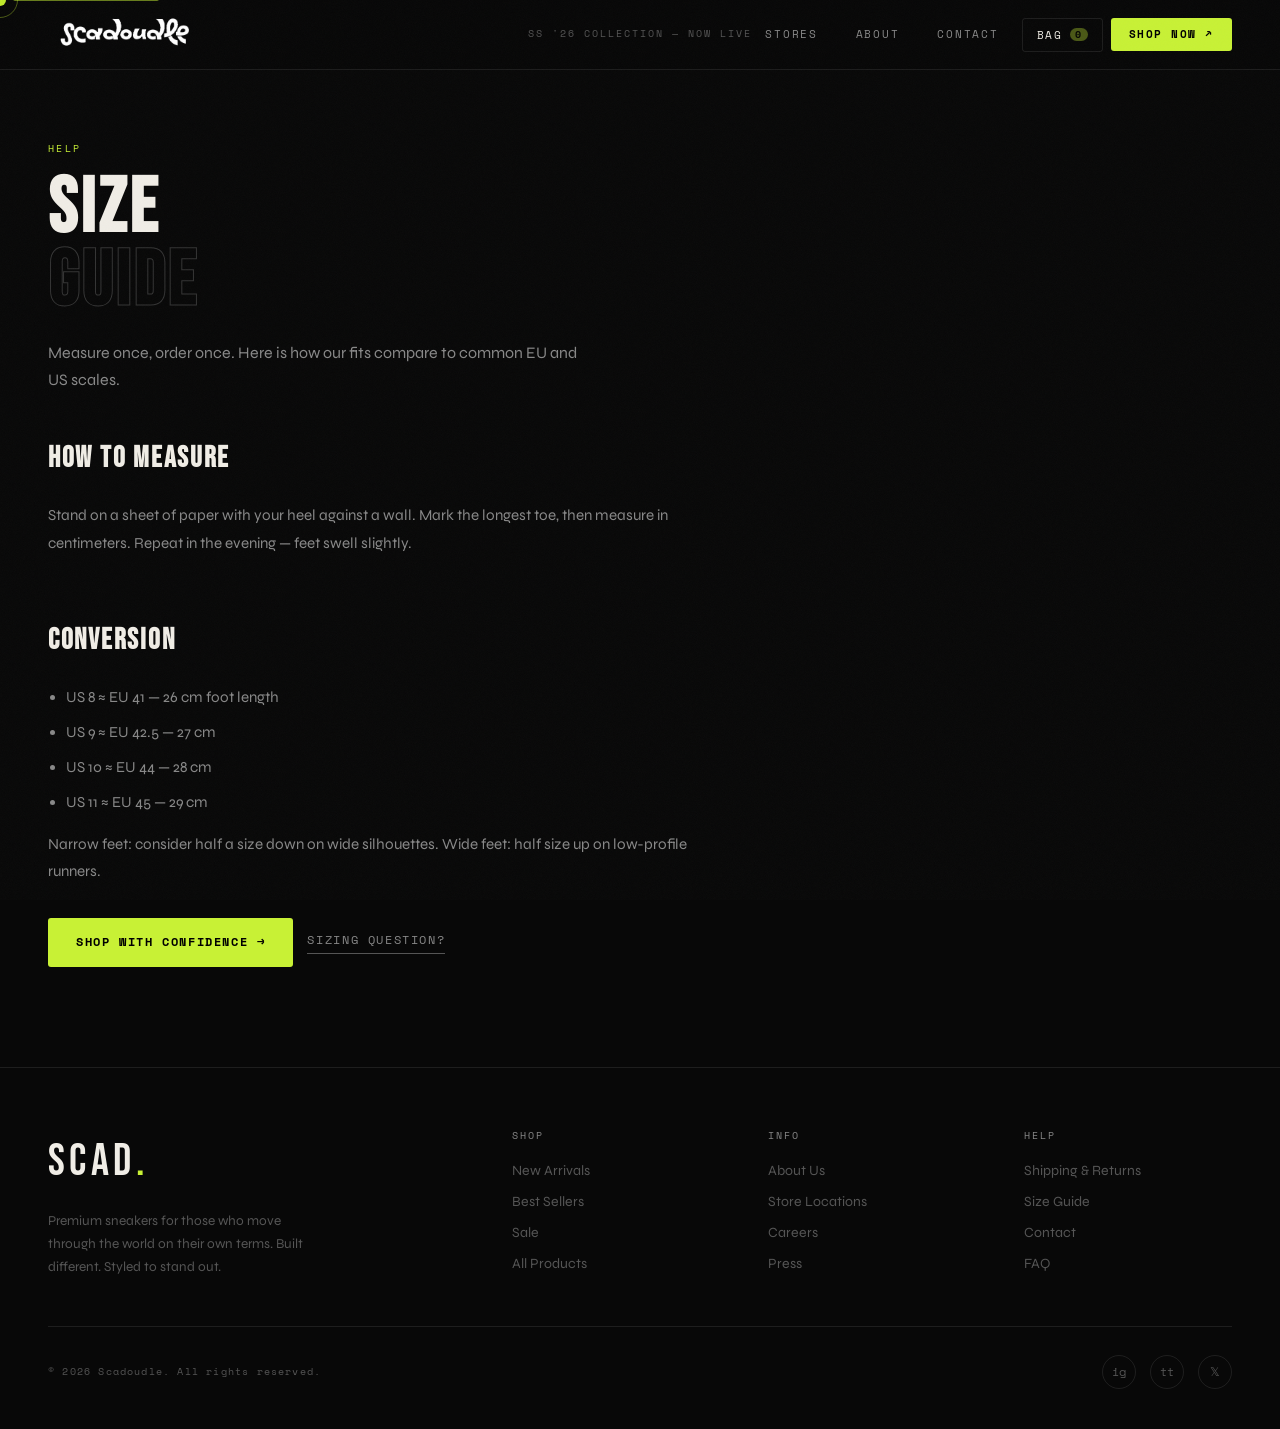
<file: size-guide.html>
<!DOCTYPE html>
<html lang="en">
<head>
  <meta charset="UTF-8"/>
  <meta name="viewport" content="width=device-width, initial-scale=1"/>
  <title>Size Guide — SCADOUDLE</title>
  <meta name="description" content="How to measure your feet and convert US / EU sizes for Scadoudle sneakers."/>
  <meta property="og:title" content="Size Guide — SCADOUDLE"/>
  <meta property="og:description" content="Sizing tips and conversion chart."/>
  <meta property="og:type" content="website"/>
  <meta name="twitter:card" content="summary_large_image"/>
  <link rel="icon" href="favicon.svg" type="image/svg+xml"/>
  <link rel="preconnect" href="https://fonts.googleapis.com">
  <link rel="preconnect" href="https://fonts.gstatic.com" crossorigin>
  <link href="https://fonts.googleapis.com/css2?family=Bebas+Neue&family=Syne:wght@400;500;600;700;800&family=Space+Mono:ital,wght@0,400;0,700;1,400&display=swap" rel="stylesheet">
  <link rel="stylesheet" href="index.css">
</head>
<body>

<a class="skip-link" href="#main">Skip to content</a>
<div id="cursor"></div>
<div id="cursor-ring"></div>

<nav class="nav" aria-label="Main navigation">
  <a href="index.html" class="nav__logo"><img src="images/logo.png" alt="Scadoudle"></a>
  <p class="nav__center" aria-hidden="true">SS '26 Collection — Now Live</p>
  <div class="nav__right">
    <a class="nav__link" href="stores.html">Stores</a>
    <a class="nav__link" href="about.html">About</a>
    <a class="nav__link" href="contact.html">Contact</a>
    <a class="nav__cta" href="shop.html">Shop Now ↗</a>
  </div>
</nav>

<main id="main" class="page">
  <div class="page__head">
    <p class="page__label">Help</p>
    <h1 class="page__title">SIZE<br><span class="ghost">GUIDE</span></h1>
    <p class="page__lead">Measure once, order once. Here is how our fits compare to common EU and US scales.</p>
  </div>
  <div class="page__body">
    <div class="page__prose">
      <h2>How to measure</h2>
      <p>Stand on a sheet of paper with your heel against a wall. Mark the longest toe, then measure in centimeters. Repeat in the evening — feet swell slightly.</p>
      <h2>Conversion</h2>
      <ul>
        <li>US 8 ≈ EU 41 — 26 cm foot length</li>
        <li>US 9 ≈ EU 42.5 — 27 cm</li>
        <li>US 10 ≈ EU 44 — 28 cm</li>
        <li>US 11 ≈ EU 45 — 29 cm</li>
      </ul>
      <p>Narrow feet: consider half a size down on wide silhouettes. Wide feet: half size up on low-profile runners.</p>
      <div class="page__actions page__actions--roomy">
        <a class="btn-primary" href="shop.html">Shop with confidence →</a>
        <a class="btn-ghost" href="contact.html">Sizing question?</a>
      </div>
    </div>
  </div>
</main>

<footer>
  <div class="footer__top">
    <div>
      <a href="index.html" class="footer__brand">SCAD<span>.</span></a>
      <p class="footer__desc">Premium sneakers for those who move through the world on their own terms. Built different. Styled to stand out.</p>
    </div>
    <div>
      <p class="footer__col-title">Shop</p>
      <div class="footer__links">
        <a class="footer__link" href="new-arrivals.html">New Arrivals</a>
        <a class="footer__link" href="best-sellers.html">Best Sellers</a>
        <a class="footer__link" href="sale.html">Sale</a>
        <a class="footer__link" href="shop.html">All Products</a>
      </div>
    </div>
    <div>
      <p class="footer__col-title">Info</p>
      <div class="footer__links">
        <a class="footer__link" href="about.html">About Us</a>
        <a class="footer__link" href="stores.html">Store Locations</a>
        <a class="footer__link" href="careers.html">Careers</a>
        <a class="footer__link" href="press.html">Press</a>
      </div>
    </div>
    <div>
      <p class="footer__col-title">Help</p>
      <div class="footer__links">
        <a class="footer__link" href="shipping.html">Shipping & Returns</a>
        <a class="footer__link" href="size-guide.html">Size Guide</a>
        <a class="footer__link" href="contact.html">Contact</a>
        <a class="footer__link" href="faq.html">FAQ</a>
      </div>
    </div>
  </div>
  <div class="footer__bottom">
    <p class="footer__copy">© 2026 Scadoudle. All rights reserved.</p>
    <div class="footer__socials">
      <a class="footer__social" href="https://www.instagram.com/" target="_blank" rel="noopener noreferrer" aria-label="Instagram">ig</a>
      <a class="footer__social" href="https://www.tiktok.com/" target="_blank" rel="noopener noreferrer" aria-label="TikTok">tt</a>
      <a class="footer__social" href="https://x.com/" target="_blank" rel="noopener noreferrer" aria-label="X">𝕏</a>
    </div>
  </div>
</footer>

<script src="js/cursor.js" defer></script>
<script src="js/toast.js" defer></script>
<script src="js/cart.js" defer></script>
<script src="js/main.js" defer></script>
</body>
</html>
</file>
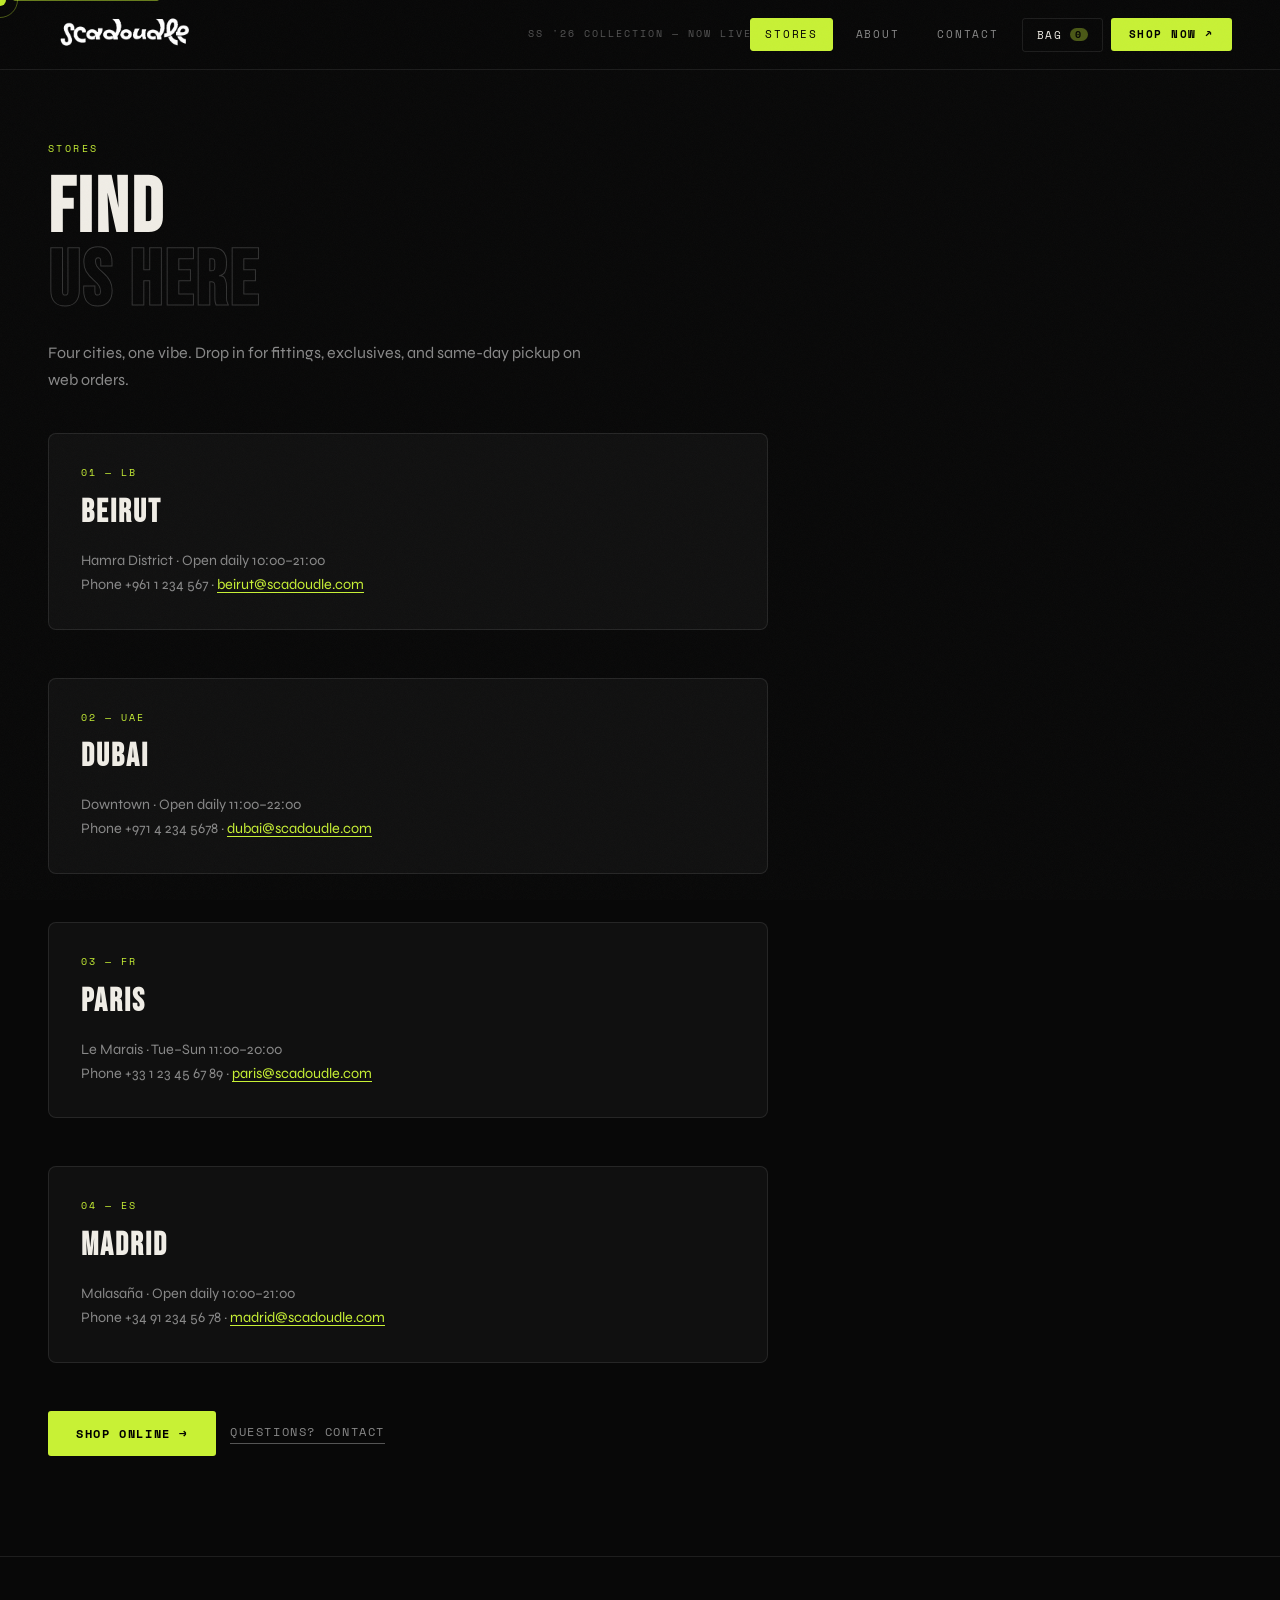
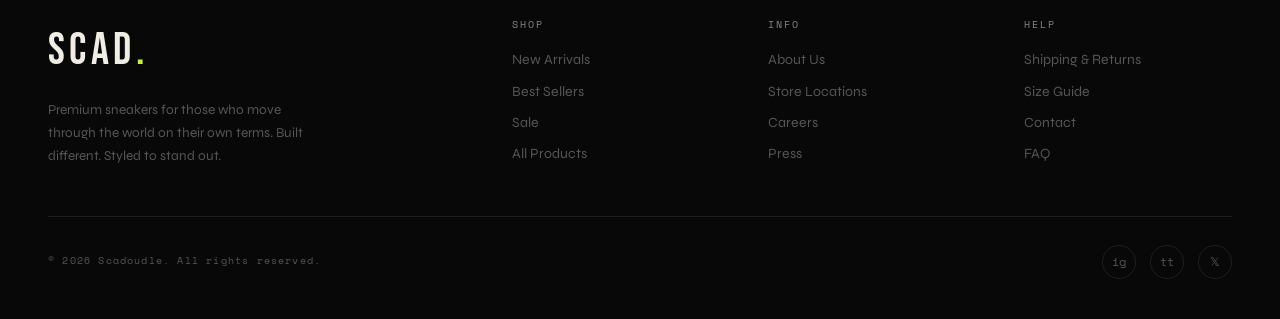
<file: stores.html>
<!DOCTYPE html>
<html lang="en">
<head>
  <meta charset="UTF-8"/>
  <meta name="viewport" content="width=device-width, initial-scale=1"/>
  <title>Stores — SCADOUDLE</title>
  <meta name="description" content="Scadoudle stores in Beirut, Dubai, Paris, and Madrid — hours, contact, and links."/>
  <meta property="og:title" content="Stores — SCADOUDLE"/>
  <meta property="og:description" content="Find us in four cities worldwide."/>
  <meta property="og:type" content="website"/>
  <meta name="twitter:card" content="summary_large_image"/>
  <link rel="icon" href="favicon.svg" type="image/svg+xml"/>
  <link rel="preconnect" href="https://fonts.googleapis.com">
  <link rel="preconnect" href="https://fonts.gstatic.com" crossorigin>
  <link href="https://fonts.googleapis.com/css2?family=Bebas+Neue&family=Syne:wght@400;500;600;700;800&family=Space+Mono:ital,wght@0,400;0,700;1,400&display=swap" rel="stylesheet">
  <link rel="stylesheet" href="index.css">
</head>
<body>

<a class="skip-link" href="#main">Skip to content</a>
<div id="cursor"></div>
<div id="cursor-ring"></div>

<nav class="nav" aria-label="Main navigation">
  <a href="index.html" class="nav__logo"><img src="images/logo.png" alt="Scadoudle"></a>
  <p class="nav__center" aria-hidden="true">SS '26 Collection — Now Live</p>
  <div class="nav__right">
    <a class="nav__link" href="stores.html">Stores</a>
    <a class="nav__link" href="about.html">About</a>
    <a class="nav__link" href="contact.html">Contact</a>
    <a class="nav__cta" href="shop.html">Shop Now ↗</a>
  </div>
</nav>

<main id="main" class="page">
  <div class="page__head">
    <p class="page__label">Stores</p>
    <h1 class="page__title">FIND<br><span class="ghost">US HERE</span></h1>
    <p class="page__lead">Four cities, one vibe. Drop in for fittings, exclusives, and same-day pickup on web orders.</p>
  </div>
  <div class="page__body">
    <div class="stores-stack">
      <article id="beirut" class="store-block">
        <p class="store-block__code">01 — LB</p>
        <h2 class="store-block__city">Beirut</h2>
        <div class="store-block__meta">
          <p>Hamra District · Open daily 10:00–21:00</p>
          <p>Phone +961 1 234 567 · <a class="link-accent" href="mailto:beirut@scadoudle.com">beirut@scadoudle.com</a></p>
        </div>
      </article>
      <article id="dubai" class="store-block">
        <p class="store-block__code">02 — UAE</p>
        <h2 class="store-block__city">Dubai</h2>
        <div class="store-block__meta">
          <p>Downtown · Open daily 11:00–22:00</p>
          <p>Phone +971 4 234 5678 · <a class="link-accent" href="mailto:dubai@scadoudle.com">dubai@scadoudle.com</a></p>
        </div>
      </article>
      <article id="paris" class="store-block">
        <p class="store-block__code">03 — FR</p>
        <h2 class="store-block__city">Paris</h2>
        <div class="store-block__meta">
          <p>Le Marais · Tue–Sun 11:00–20:00</p>
          <p>Phone +33 1 23 45 67 89 · <a class="link-accent" href="mailto:paris@scadoudle.com">paris@scadoudle.com</a></p>
        </div>
      </article>
      <article id="madrid" class="store-block">
        <p class="store-block__code">04 — ES</p>
        <h2 class="store-block__city">Madrid</h2>
        <div class="store-block__meta">
          <p>Malasaña · Open daily 10:00–21:00</p>
          <p>Phone +34 91 234 56 78 · <a class="link-accent" href="mailto:madrid@scadoudle.com">madrid@scadoudle.com</a></p>
        </div>
      </article>
    </div>
    <div class="page__actions page__actions--spacious">
      <a class="btn-primary" href="shop.html">Shop online →</a>
      <a class="btn-ghost" href="contact.html">Questions? Contact</a>
    </div>
  </div>
</main>

<footer>
  <div class="footer__top">
    <div>
      <a href="index.html" class="footer__brand">SCAD<span>.</span></a>
      <p class="footer__desc">Premium sneakers for those who move through the world on their own terms. Built different. Styled to stand out.</p>
    </div>
    <div>
      <p class="footer__col-title">Shop</p>
      <div class="footer__links">
        <a class="footer__link" href="new-arrivals.html">New Arrivals</a>
        <a class="footer__link" href="best-sellers.html">Best Sellers</a>
        <a class="footer__link" href="sale.html">Sale</a>
        <a class="footer__link" href="shop.html">All Products</a>
      </div>
    </div>
    <div>
      <p class="footer__col-title">Info</p>
      <div class="footer__links">
        <a class="footer__link" href="about.html">About Us</a>
        <a class="footer__link" href="stores.html">Store Locations</a>
        <a class="footer__link" href="careers.html">Careers</a>
        <a class="footer__link" href="press.html">Press</a>
      </div>
    </div>
    <div>
      <p class="footer__col-title">Help</p>
      <div class="footer__links">
        <a class="footer__link" href="shipping.html">Shipping & Returns</a>
        <a class="footer__link" href="size-guide.html">Size Guide</a>
        <a class="footer__link" href="contact.html">Contact</a>
        <a class="footer__link" href="faq.html">FAQ</a>
      </div>
    </div>
  </div>
  <div class="footer__bottom">
    <p class="footer__copy">© 2026 Scadoudle. All rights reserved.</p>
    <div class="footer__socials">
      <a class="footer__social" href="https://www.instagram.com/" target="_blank" rel="noopener noreferrer" aria-label="Instagram">ig</a>
      <a class="footer__social" href="https://www.tiktok.com/" target="_blank" rel="noopener noreferrer" aria-label="TikTok">tt</a>
      <a class="footer__social" href="https://x.com/" target="_blank" rel="noopener noreferrer" aria-label="X">𝕏</a>
    </div>
  </div>
</footer>

<script src="js/cursor.js" defer></script>
<script src="js/toast.js" defer></script>
<script src="js/cart.js" defer></script>
<script src="js/main.js" defer></script>
</body>
</html>
</file>
<file: index.css>
/* ═══════════════════════════════════════════
   TOKENS
═══════════════════════════════════════════ */
:root {
  --bg:      #080808;
  --bg2:     #101010;
  --bg3:     #181818;
  --surface: #1e1e1e;
  --border:  rgba(255,255,255,.09);
  --ink:     #f0ede6;
  --ink2:    #888;
  --ink3:    #555;
  --lime:    #c8f135;
  --red:     #ff3628;
  --maxw:    1320px;
  --nav-h:   70px;
  --r:       3px;
  --ease:    cubic-bezier(.16,1,.3,1);
  --font-display: 'Bebas Neue', sans-serif;
  --font-ui:      'Syne', sans-serif;
  --font-mono:    'Space Mono', monospace;
}

/* ═══════════════════════════════════════════
   BASE
═══════════════════════════════════════════ */
*, *::before, *::after { box-sizing: border-box; margin: 0; padding: 0 }
html { scroll-behavior: smooth }
body {
  background: var(--bg);
  color: var(--ink);
  font-family: var(--font-ui);
  line-height: 1.5;
  -webkit-font-smoothing: antialiased;
  overflow-x: hidden;
  cursor: none;
}
#main { scroll-margin-top: calc(var(--nav-h) + 12px) }
.skip-link {
  user-select: none;
  position: fixed;
  top: 0;
  left: 12px;
  z-index: 10001;
  padding: 12px 18px;
  background: var(--lime);
  color: #000;
  font-family: var(--font-mono);
  font-size: 0.65rem;
  letter-spacing: 0.14em;
  text-transform: uppercase;
  font-weight: 700;
  border-radius: 0 0 var(--r) var(--r);
  transform: translateY(-100%);
  transition: transform 0.25s var(--ease);
}
.skip-link:focus {
  transform: translateY(0);
}
a { color: inherit; text-decoration: none }
img { display: block; max-width: 100% }
button { cursor: none; font-family: inherit; border: none; background: none }

/* ═══════════════════════════════════════════
   CUSTOM CURSOR
═══════════════════════════════════════════ */
#cursor {
  width: 12px; height: 12px;
  background: var(--lime);
  border-radius: 50%;
  position: fixed; top: 0; left: 0;
  pointer-events: none; z-index: 9999;
  transform: translate(-50%,-50%);
  transition: width .2s var(--ease), height .2s var(--ease);
  mix-blend-mode: difference;
}
#cursor.big { width: 48px; height: 48px }
#cursor-ring {
  width: 36px; height: 36px;
  border: 1.5px solid rgba(200,241,53,.35);
  border-radius: 50%;
  position: fixed; top: 0; left: 0;
  pointer-events: none; z-index: 9998;
  transform: translate(-50%,-50%);
  transition: all .1s linear;
}

/* ═══════════════════════════════════════════
   GRAIN
═══════════════════════════════════════════ */
body::before {
  content: '';
  position: fixed; inset: 0; z-index: 9990;
  pointer-events: none; opacity: .03;
  background-image: url("data:image/svg+xml,%3Csvg viewBox='0 0 256 256' xmlns='http://www.w3.org/2000/svg'%3E%3Cfilter id='n'%3E%3CfeTurbulence type='fractalNoise' baseFrequency='0.9' numOctaves='4' stitchTiles='stitch'/%3E%3C/filter%3E%3Crect width='100%25' height='100%25' filter='url(%23n)'/%3E%3C/svg%3E");
  background-size: 180px;
}

/* ═══════════════════════════════════════════
   NAV
═══════════════════════════════════════════ */
.nav {
  position: fixed; top: 0; left: 0; right: 0; z-index: 200;
  height: var(--nav-h);
  display: flex; align-items: center; justify-content: space-between;
  padding: 0 48px;
  border-bottom: 1px solid var(--border);
  background: rgba(8,8,8,.85);
  backdrop-filter: blur(18px);
  -webkit-backdrop-filter: blur(18px);
}
.nav__logo {
  display: flex; align-items: center; line-height: 1;
}
.nav__logo img {
  height: 80px; width: auto; display: block;
  filter: brightness(0) invert(1); /* makes logo white on dark bg */
  transition: opacity .2s;
}
.nav__logo img:hover { opacity: .75 }
.nav__center {
  position: absolute; left: 50%; transform: translateX(-50%);
  font-family: var(--font-mono); font-size: .62rem;
  letter-spacing: .2em; color: var(--ink3); text-transform: uppercase;
}
.nav__right { display: flex; align-items: center; gap: 8px }
.nav__link {
  font-family: var(--font-mono); font-size: .68rem;
  letter-spacing: .16em; text-transform: uppercase; color: var(--ink2);
  padding: 7px 14px; border: 1px solid transparent; border-radius: var(--r);
  transition: color .2s, border-color .2s;
}
.nav__link:hover { color: var(--ink); border-color: var(--border) }
.nav__link[aria-current="page"] {
  color: #000;
  background: var(--lime);
  border-color: var(--lime);
}
.nav__cta {
  font-family: var(--font-mono); font-size: .68rem;
  letter-spacing: .14em; text-transform: uppercase;
  background: var(--lime); color: #000; padding: 8px 18px;
  border-radius: var(--r); font-weight: 700;
  transition: background .2s, transform .2s var(--ease);
}
.nav__cta:hover { background: #d8ff3c; transform: translateY(-1px) }

.nav__bag {
  font-family: var(--font-mono);
  font-size: 0.68rem;
  letter-spacing: 0.14em;
  text-transform: uppercase;
  color: var(--ink);
  padding: 8px 14px;
  border: 1px solid var(--border);
  border-radius: var(--r);
  background: transparent;
  display: inline-flex;
  align-items: center;
  gap: 8px;
  transition: border-color 0.2s, background 0.2s;
}
.nav__bag:hover {
  border-color: rgba(255, 255, 255, 0.28);
  background: rgba(255, 255, 255, 0.04);
}
.nav__bag-count {
  min-width: 1.25em;
  height: 1.35em;
  padding: 0 5px;
  border-radius: 99px;
  background: var(--lime);
  color: #000;
  font-weight: 700;
  font-size: 0.62rem;
  display: inline-flex;
  align-items: center;
  justify-content: center;
  line-height: 1;
  transition: opacity 0.2s;
}
.nav__bag-count--empty {
  opacity: 0.35;
}

body.cart-drawer-on {
  overflow: hidden;
}

.cart-drawer {
  position: fixed;
  inset: 0;
  z-index: 400;
  pointer-events: none;
  visibility: hidden;
}
.cart-drawer--open {
  pointer-events: auto;
  visibility: visible;
}
.cart-drawer__backdrop {
  position: absolute;
  inset: 0;
  background: rgba(0, 0, 0, 0.55);
  border: none;
  padding: 0;
  cursor: none;
  opacity: 0;
  transition: opacity 0.35s var(--ease);
}
.cart-drawer--open .cart-drawer__backdrop {
  opacity: 1;
}
.cart-drawer__panel {
  position: absolute;
  top: 0;
  right: 0;
  width: min(420px, 100vw);
  height: 100%;
  background: var(--bg2);
  border-left: 1px solid var(--border);
  display: flex;
  flex-direction: column;
  transform: translateX(100%);
  transition: transform 0.4s var(--ease);
  box-shadow: -16px 0 48px rgba(0, 0, 0, 0.45);
}
.cart-drawer--open .cart-drawer__panel {
  transform: translateX(0);
}
.cart-drawer__head {
  display: flex;
  align-items: center;
  justify-content: space-between;
  padding: 20px 22px;
  border-bottom: 1px solid var(--border);
}
.cart-drawer__title {
  font-family: var(--font-display);
  font-size: 1.75rem;
  letter-spacing: 0.06em;
}
.cart-drawer__close {
  width: 40px;
  height: 40px;
  border-radius: 50%;
  background: transparent;
  border: 1px solid var(--border);
  color: var(--ink2);
  font-size: 1.5rem;
  line-height: 1;
  display: flex;
  align-items: center;
  justify-content: center;
  transition: color 0.2s, border-color 0.2s;
}
.cart-drawer__close:hover {
  color: var(--ink);
  border-color: rgba(255, 255, 255, 0.25);
}
.cart-drawer__list {
  list-style: none;
  overflow-y: auto;
  flex: 1;
  padding: 16px;
}
.cart-line {
  border-bottom: 1px solid var(--border);
  padding: 14px 0;
}
.cart-line--empty {
  border: none;
  color: var(--ink3);
  font-size: 0.9rem;
  line-height: 1.5;
  padding: 32px 8px;
  text-align: center;
}
.cart-line__row {
  display: grid;
  grid-template-columns: 56px 1fr auto;
  gap: 12px;
  align-items: start;
}
.cart-line__thumb {
  width: 56px;
  height: 56px;
  border-radius: var(--r);
  background: var(--bg3);
  border: 1px solid var(--border);
  overflow: hidden;
}
.cart-line__thumb img {
  width: 100%;
  height: 100%;
  object-fit: contain;
}
.cart-line__brand {
  font-family: var(--font-mono);
  font-size: 0.55rem;
  letter-spacing: 0.18em;
  text-transform: uppercase;
  color: var(--ink3);
}
.cart-line__name {
  font-size: 0.9rem;
  font-weight: 600;
  color: var(--ink);
  margin: 2px 0 4px;
}
.cart-line__price {
  font-family: var(--font-mono);
  font-size: 0.8rem;
  color: var(--lime);
}
.cart-line__qty {
  display: flex;
  align-items: center;
  gap: 6px;
}
.cart-qty {
  width: 28px;
  height: 28px;
  border: 1px solid var(--border);
  border-radius: var(--r);
  color: var(--ink);
  font-size: 1rem;
  line-height: 1;
  display: flex;
  align-items: center;
  justify-content: center;
  transition: border-color 0.2s, background 0.2s;
}
.cart-qty:hover {
  border-color: var(--lime);
  background: rgba(200, 241, 53, 0.08);
}
.cart-qty__val {
  font-family: var(--font-mono);
  font-size: 0.72rem;
  min-width: 1.5rem;
  text-align: center;
  color: var(--ink2);
}
.cart-line__remove {
  margin-top: 10px;
  font-family: var(--font-mono);
  font-size: 0.58rem;
  letter-spacing: 0.14em;
  text-transform: uppercase;
  color: var(--ink3);
  padding: 4px 0;
  text-decoration: underline;
  text-underline-offset: 3px;
}
.cart-line__remove:hover {
  color: var(--red);
}
.cart-drawer__foot {
  padding: 20px 22px 28px;
  border-top: 1px solid var(--border);
  background: var(--bg);
}
.cart-drawer__subtotal {
  font-family: var(--font-mono);
  font-size: 0.75rem;
  letter-spacing: 0.1em;
  text-transform: uppercase;
  color: var(--ink2);
  margin-bottom: 8px;
}
.cart-drawer__subtotal strong {
  color: var(--ink);
  letter-spacing: 0.06em;
  margin-left: 8px;
}
.cart-drawer__note {
  font-size: 0.72rem;
  color: var(--ink3);
  margin-bottom: 16px;
  line-height: 1.5;
}
.cart-drawer__checkout {
  width: 100%;
  justify-content: center;
}
.cart-drawer__checkout:disabled {
  opacity: 0.45;
  pointer-events: none;
}

/* ═══════════════════════════════════════════
   HERO
═══════════════════════════════════════════ */
.hero {
  min-height: 100svh; padding-top: var(--nav-h);
  display: grid; grid-template-columns: 1fr 1fr;
  max-width: var(--maxw); margin: 0 auto;
  padding-left: 48px; padding-right: 48px;
  align-items: center; gap: 64px; position: relative;
}
.hero__eyebrow {
  font-family: var(--font-mono); font-size: .68rem;
  letter-spacing: .22em; text-transform: uppercase; color: var(--lime);
  display: flex; align-items: center; gap: 10px; margin-bottom: 24px;
  opacity: 0; animation: riseIn .7s .1s var(--ease) forwards;
}
.hero__eyebrow::before {
  content: ''; display: block; width: 32px; height: 1px; background: var(--lime);
}
.hero__headline {
  font-family: var(--font-display);
  font-size: clamp(5rem, 9vw, 10rem);
  line-height: .88; letter-spacing: .03em;
  opacity: 0; animation: riseIn .8s .2s var(--ease) forwards;
}
.hero__headline .outline {
  -webkit-text-stroke: 1.5px var(--ink); color: transparent;
}
.hero__headline .red { color: var(--red) }
.hero__sub {
  margin-top: 32px; font-size: .95rem; font-weight: 400;
  color: var(--ink2); max-width: 360px; line-height: 1.7;
  opacity: 0; animation: riseIn .8s .35s var(--ease) forwards;
}
.hero__actions {
  margin-top: 40px; display: flex; gap: 14px; align-items: center;
  opacity: 0; animation: riseIn .8s .48s var(--ease) forwards;
}
.btn-primary {
  display: inline-flex; align-items: center; gap: 8px;
  background: var(--lime); color: #000;
  font-family: var(--font-mono); font-size: .72rem;
  letter-spacing: .14em; text-transform: uppercase;
  padding: 14px 28px; border-radius: var(--r); font-weight: 700;
  transition: background .2s, transform .25s var(--ease), box-shadow .25s;
}
.btn-primary:hover {
  background: #d8ff3c; transform: translateY(-3px);
  box-shadow: 0 12px 32px rgba(200,241,53,.25);
}
.btn-ghost {
  font-family: var(--font-mono); font-size: .72rem;
  letter-spacing: .14em; text-transform: uppercase; color: var(--ink2);
  border-bottom: 1px solid var(--ink3); padding-bottom: 2px;
  transition: color .2s, border-color .2s;
}
.btn-ghost:hover { color: var(--ink); border-color: var(--ink) }
.hero__stats {
  display: flex; gap: 40px; margin-top: 56px;
  padding-top: 32px; border-top: 1px solid var(--border);
  opacity: 0; animation: riseIn .8s .58s var(--ease) forwards;
}
.stat__num {
  font-family: var(--font-display); font-size: 2.6rem;
  letter-spacing: .04em; color: var(--ink); line-height: 1;
}
.stat__num span { color: var(--lime) }
.stat__label {
  font-family: var(--font-mono); font-size: .6rem;
  letter-spacing: .18em; text-transform: uppercase; color: var(--ink3); margin-top: 4px;
}
.hero__mosaic {
  display: grid;
  grid-template-columns: 1.4fr 1fr;
  grid-template-rows: 1fr 1fr;
  gap: 20px;
  height: 520px;
  will-change: transform;
}

/* Big image */
.mosaic-cell:nth-child(1) {
  grid-row: 1 / 3;
  height: 100%;
}

/* Small images */
.mosaic-cell:nth-child(2) {
  grid-column: 2;
  grid-row: 1;
}

.mosaic-cell:nth-child(3) {
  grid-column: 2;
  grid-row: 2;
}


/* base styles */
.mosaic-cell {
  border-radius: 15px;
  border: 1.5px solid var(--border);
  overflow: hidden;
  position: relative;
  background: var(--bg3);
  box-shadow: 0 10px 34px 0 rgba(0,0,0,0.12),
              0 1.5px 2.5px 0 rgba(0,0,0,0.09);
  transition: box-shadow .4s var(--ease), transform .45s var(--ease);
  will-change: transform, box-shadow;
}
.mosaic-cell img {
  width: 100%;
  height: 100%;
  object-fit: cover;
  object-position: center;
  border-radius: inherit;
  transition: transform .6s var(--ease), filter .4s var(--ease);
  filter: 
    brightness(1.05)
    contrast(1.13)
    saturate(1.12)
    grayscale(0.05)
    drop-shadow(0 1.5px 16px rgba(200,241,53,0.08));
  box-shadow: 0px 8px 32px 0px rgba(200,241,53,0.05),
              0px 4px 32px 0px rgba(0,0,0,0.16);
}

.mosaic-cell:hover,
.mosaic-cell:focus-within {
  box-shadow: 0 20px 60px 0 rgba(200,241,53,0.16),
              0 8px 32px 0 rgba(0,0,0,.19);
  transform: translateY(-6px) scale(1.026) rotate(-1.1deg);
}

.mosaic-cell:hover img,
.mosaic-cell:focus-within img {
  transform: scale(1.045) rotate(-1deg);
  filter: 
    brightness(1.13)
    contrast(1.19)
    saturate(1.2)
    grayscale(0)
    drop-shadow(0 2.5px 26px rgba(200,241,53,0.12));
  box-shadow: 0px 20px 56px 0px rgba(200,241,53,0.16),
              0px 8px 44px 0px rgba(0,0,0,.18);
}

/* Stack responsive for smaller screens */
@media (max-width: 850px) {
  .hero__mosaic {
    flex-direction: column;
    align-items: center;
    gap: 24px;
    min-height: unset;
  }
  .mosaic-cell:nth-child(1) {
    min-width: 220px;
    max-width: 98vw;
    width: 85vw;
    height: 270px;
  }
  .mosaic-cell:nth-child(1) img {
    min-height: 170px;
    max-height: 270px;
  }
  .mosaic-cell-stack {
    flex-direction: row;
    gap: 16px;
  }
  .mosaic-cell:nth-child(2),
  .mosaic-cell:nth-child(3) {
    min-width: 100px;
    max-width: 40vw;
    height: 120px;
  }
  .mosaic-cell:nth-child(2) img,
  .mosaic-cell:nth-child(3) img {
    min-height: 70px;
    max-height: 120px;
  }
}

/* if you need the side stacking structure in the markup, add a .mosaic-cell-stack wrapper for the last 2 images */

/* keep badge & before styles */
.mosaic-cell::before {
  content: '';
  position: absolute;
  inset: 0;
  background: linear-gradient(
    120deg, transparent 66%, rgba(200,241,53,0.04) 100%);
  pointer-events: none;
  z-index: 1;
}
.mosaic-cell__badge {
  position: absolute;
  bottom: 18px; left: 18px; z-index: 2;
  background: rgba(0,0,0,.51);
  backdrop-filter: blur(11px);
  border: 1px solid var(--border);
  border-radius: 99px;
  font-family: var(--font-mono);
  font-size: .62rem;
  letter-spacing: .18em;
  text-transform: uppercase;
  color: var(--lime);
  padding: 7px 18px;
  box-shadow: 0 3px 14px rgba(0,0,0,0.11);
  transition: color .22s, border-color .22s, background .22s;
}
.mosaic-cell:hover .mosaic-cell__badge,
.mosaic-cell:focus-within .mosaic-cell__badge {
  color: #fff;
  border-color: var(--lime);
  background: linear-gradient(90deg, rgba(200,241,53,.29), rgba(0,0,0,0.75) 90%);
}
@keyframes riseIn {
  from { opacity: 0; transform: translateY(22px) }
  to   { opacity: 1; transform: none }
}
@keyframes mosaicInRight {
  from { opacity: 0; transform: translateX(56px) scale(0.95) }
  to   { opacity: 1; transform: none }
}
@keyframes mosaicInTopRight {
  from { opacity: 0; transform: translate(36px, -40px) scale(0.95) }
  to   { opacity: 1; transform: none }
}
@keyframes mosaicInBottomRight {
  from { opacity: 0; transform: translate(36px, 40px) scale(0.95) }
  to   { opacity: 1; transform: none }
}
.mosaic-cell:nth-child(1) {
  opacity: 0;
  animation: mosaicInRight .95s .28s var(--ease) forwards;
}
.mosaic-cell:nth-child(2) {
  opacity: 0;
  animation: mosaicInTopRight .85s .46s var(--ease) forwards;
}
.mosaic-cell:nth-child(3) {
  opacity: 0;
  animation: mosaicInBottomRight .85s .6s var(--ease) forwards;
}

/* ═══════════════════════════════════════════
   TICKER (lime)
═══════════════════════════════════════════ */
.ticker-wrap {
  border-top: 1px solid var(--border); border-bottom: 1px solid var(--border);
  background: var(--lime); overflow: hidden; white-space: nowrap; padding: 11px 0;
}
.ticker { display: inline-flex; animation: scroll-ticker 22s linear infinite }
.ticker__item {
  font-family: var(--font-display); font-size: 1.05rem;
  letter-spacing: .12em; color: #000; padding: 0 36px;
}
.ticker__dot { color: rgba(0,0,0,.3); font-size: .5rem; vertical-align: middle }
@keyframes scroll-ticker {
  from { transform: translateX(0) }
  to   { transform: translateX(-50%) }
}
.ticker-wrap:hover .ticker { animation-play-state: paused }

/* ═══════════════════════════════════════════
   SECTION WRAPPER
═══════════════════════════════════════════ */
.section { max-width: var(--maxw); margin: 0 auto; padding: 100px 48px }
.section-label {
  display: flex; align-items: center; gap: 14px;
  font-family: var(--font-mono); font-size: .62rem;
  letter-spacing: .24em; text-transform: uppercase; color: var(--lime); margin-bottom: 20px;
}
.section-label::after { content: ''; flex: 1; height: 1px; background: var(--border) }
.section-title {
  font-family: var(--font-display); font-size: clamp(3rem, 6vw, 6rem);
  letter-spacing: .04em; line-height: .9; margin-bottom: 48px;
}
.section-title .ghost {
  -webkit-text-stroke: 1px rgba(255,255,255,.18); color: transparent;
}

/* ═══════════════════════════════════════════
   FILTER TABS
═══════════════════════════════════════════ */
.filter-bar { display: flex; gap: 8px; flex-wrap: wrap; margin-bottom: 40px }
.filter-btn {
  font-family: var(--font-mono); font-size: .65rem;
  letter-spacing: .16em; text-transform: uppercase; color: var(--ink2);
  border: 1px solid var(--border); border-radius: 99px; padding: 7px 18px;
  transition: background .2s, color .2s, border-color .2s; cursor: none;
}
.filter-btn:hover { color: var(--ink); border-color: rgba(255,255,255,.25) }
.filter-btn.active {
  background: var(--lime); color: #000; border-color: var(--lime);
}

/* ═══════════════════════════════════════════
   PRODUCT CARDS
═══════════════════════════════════════════ */
.products-grid {
  display: grid; grid-template-columns: repeat(auto-fill, minmax(240px, 1fr)); gap: 16px;
}
.p-card {
  background: var(--bg2); border: 1px solid var(--border);
  border-radius: 6px; overflow: hidden; position: relative;
  transition: border-color .3s, transform .35s var(--ease);
  opacity: 0; transform: translateY(30px);
}
.p-card.visible { animation: riseIn .65s var(--ease) forwards }
.p-card:hover { border-color: rgba(255,255,255,.22); transform: translateY(-6px) }

.p-card__top {
  position: relative; aspect-ratio: 1; background: var(--bg3);
  overflow: hidden; display: flex; align-items: center; justify-content: center;
}
.p-card__top::after {
  content: attr(data-icon); position: absolute;
  font-size: 5rem; opacity: .07; user-select: none;
}
.p-card__img {
  width: 100%; height: 100%; object-fit: contain; padding: 24px;
  position: relative; z-index: 1; transition: transform .5s var(--ease);
}
.p-card:hover .p-card__img { transform: scale(1.09) translateY(-6px) rotate(-2deg) }

.p-card__overlay {
  position: absolute; inset: 0; z-index: 2;
  background: rgba(0,0,0,.5); display: flex; align-items: center; justify-content: center;
  opacity: 0; transition: opacity .25s;
  cursor: none;
}
.p-card:hover .p-card__overlay { opacity: 1 }
.p-card__quick {
  background: var(--lime); color: #000;
  font-family: var(--font-mono); font-size: .65rem;
  letter-spacing: .16em; text-transform: uppercase; font-weight: 700;
  padding: 10px 22px; border-radius: var(--r);
  transform: translateY(8px); transition: transform .25s var(--ease);
}
.p-card:hover .p-card__quick { transform: none }

.p-card__wish {
  position: absolute; top: 12px; right: 12px; z-index: 3;
  width: 32px; height: 32px; background: rgba(255,255,255,.07);
  backdrop-filter: blur(6px); border: 1px solid var(--border); border-radius: 50%;
  display: flex; align-items: center; justify-content: center;
  font-size: .85rem; transition: background .2s, transform .2s;
}
.p-card__wish:hover { background: var(--red); transform: scale(1.12) }

.p-card__colors { position: absolute; bottom: 12px; left: 12px; z-index: 3; display: flex; gap: 5px }
.swatch { width: 10px; height: 10px; border-radius: 50%; border: 1.5px solid rgba(255,255,255,.3) }

.p-card__body { padding: 16px 18px 18px; border-top: 1px solid var(--border) }
.p-card__brand {
  font-family: var(--font-mono); font-size: .58rem;
  letter-spacing: .2em; text-transform: uppercase; color: var(--ink3); margin-bottom: 4px;
}
.p-card__name { font-size: .95rem; font-weight: 600; color: var(--ink); margin-bottom: 10px }
.p-card__foot { display: flex; align-items: center; justify-content: space-between }
.p-card__price { font-family: var(--font-mono); font-size: .95rem; font-weight: 700 }
.p-card__rating { font-family: var(--font-mono); font-size: .6rem; color: var(--ink3); letter-spacing: .06em }
.p-card__rating span { color: #f5c518 }

/* ═══════════════════════════════════════════
   GHOST MARQUEE
═══════════════════════════════════════════ */
.marquee-band {
  border-top: 1px solid var(--border); border-bottom: 1px solid var(--border);
  background: var(--bg2); overflow: hidden; white-space: nowrap; padding: 18px 0;
}
.marquee-inner { display: inline-flex; animation: scroll-ticker 30s linear infinite }
.marquee-word {
  font-family: var(--font-display); font-size: 2.8rem; letter-spacing: .08em;
  color: transparent; -webkit-text-stroke: 1px rgba(255,255,255,.1);
  padding: 0 40px; transition: color .2s, -webkit-text-stroke .2s;
}
.marquee-word:hover { color: var(--lime); -webkit-text-stroke: 0px }

/* ═══════════════════════════════════════════
   LOCATIONS
═══════════════════════════════════════════ */
.loc-grid {
  display: grid; grid-template-columns: 2fr 1fr 1fr;
  grid-template-rows: 280px 280px; gap: 12px;
}
.loc-grid .loc-card:first-child { grid-row: 1 / 3 }

.loc-card {
  position: relative; border-radius: 6px; border: 1px solid var(--border);
  overflow: hidden; display: block; background: var(--bg3);
  transition: border-color .3s;
}
.loc-card:hover { border-color: rgba(255,255,255,.25) }
.loc-card__img { width: 100%; height: 100%; object-fit: cover; transition: transform .7s var(--ease) }
.loc-card:hover .loc-card__img { transform: scale(1.05) }
.loc-card__grad {
  position: absolute; inset: 0; z-index: 1;
  background: linear-gradient(160deg, transparent 30%, rgba(0,0,0,.88) 100%);
}
.loc-card__body {
  position: absolute; bottom: 0; left: 0; right: 0;
  padding: 24px; display: flex; flex-direction: column; gap: 4px; z-index: 2;
}
.loc-card__code {
  font-family: var(--font-mono); font-size: .6rem;
  letter-spacing: .22em; color: var(--lime); text-transform: uppercase;
}
.loc-card__city {
  font-family: var(--font-display); font-size: clamp(2rem, 4vw, 3.5rem);
  letter-spacing: .07em; color: #fff; line-height: 1;
}
.loc-card__info {
  font-family: var(--font-mono); font-size: .6rem;
  color: rgba(255,255,255,.4); letter-spacing: .1em; margin-top: 6px;
}
.loc-card__arrow {
  position: absolute; top: 20px; right: 20px; z-index: 2;
  width: 38px; height: 38px; border: 1px solid rgba(255,255,255,.2);
  border-radius: 50%; display: flex; align-items: center; justify-content: center;
  color: #fff; font-size: 1rem;
  opacity: 0; transform: translate(4px,-4px);
  transition: opacity .25s, transform .3s var(--ease), background .25s, border-color .25s;
}
.loc-card:hover .loc-card__arrow {
  opacity: 1; transform: none; background: var(--lime); color: #000; border-color: transparent;
}
.loc-card::before {
  content: ''; position: absolute; inset: 0; z-index: 1;
  background: repeating-linear-gradient(
    -45deg, transparent, transparent 10px,
    rgba(255,255,255,.015) 10px, rgba(255,255,255,.015) 11px
  );
  pointer-events: none;
}

/* ═══════════════════════════════════════════
   NEWSLETTER
═══════════════════════════════════════════ */
.newsletter {
  background: var(--lime); padding: 80px 48px;
  display: flex; align-items: center; justify-content: space-between;
  gap: 48px; flex-wrap: wrap;
}
.newsletter__tag {
  font-family: var(--font-mono); font-size: .65rem;
  letter-spacing: .22em; text-transform: uppercase; color: rgba(0,0,0,.45); margin-bottom: 10px;
}
.newsletter__title {
  font-family: var(--font-display); font-size: clamp(2.4rem, 5vw, 5rem);
  letter-spacing: .04em; color: #000; line-height: .9;
}
.newsletter__form {
  display: flex; border: 2px solid #000; border-radius: var(--r);
  overflow: hidden; max-width: 440px; width: 100%;
}
.newsletter__input {
  flex: 1; background: transparent; border: none; outline: none;
  font-family: var(--font-mono); font-size: .75rem; letter-spacing: .1em; color: #000;
  padding: 14px 18px;
}
.newsletter__input::placeholder { color: rgba(0,0,0,.35) }
.newsletter__submit {
  background: #000; color: var(--lime);
  font-family: var(--font-mono); font-size: .68rem;
  letter-spacing: .14em; text-transform: uppercase; font-weight: 700;
  padding: 14px 22px; cursor: none; transition: background .2s;
}
.newsletter__submit:hover { background: #1c1c1c }
.newsletter__fine {
  font-family: var(--font-mono);
  font-size: 0.58rem;
  color: rgba(0, 0, 0, 0.4);
  letter-spacing: 0.1em;
  margin-top: 10px;
}

/* ═══════════════════════════════════════════
   FOOTER
═══════════════════════════════════════════ */
footer { background: var(--bg); border-top: 1px solid var(--border); padding: 60px 48px 40px }
.footer__top {
  max-width: var(--maxw); margin: 0 auto;
  display: grid; grid-template-columns: 2fr 1fr 1fr 1fr; gap: 48px;
  padding-bottom: 48px; border-bottom: 1px solid var(--border);
}
.footer__brand {
  font-family: var(--font-display); font-size: 2.8rem; letter-spacing: .1em; margin-bottom: 14px;
  display: inline-block;
}
a.footer__brand { color: inherit }
.footer__brand span { color: var(--lime) }
.footer__desc { font-size: .85rem; color: var(--ink3); line-height: 1.7; max-width: 260px }
.footer__col-title {
  font-family: var(--font-mono); font-size: .6rem;
  letter-spacing: .22em; text-transform: uppercase; color: var(--ink2); margin-bottom: 18px;
}
.footer__links { display: flex; flex-direction: column; gap: 10px }
.footer__link { font-size: .88rem; color: var(--ink3); transition: color .2s }
.footer__link:hover { color: var(--ink) }
.footer__bottom {
  max-width: var(--maxw); margin: 0 auto;
  display: flex; align-items: center; justify-content: space-between; padding-top: 28px;
}
.footer__copy { font-family: var(--font-mono); font-size: .62rem; letter-spacing: .12em; color: var(--ink3) }
.footer__socials { display: flex; gap: 14px }
.footer__social {
  width: 34px; height: 34px; border: 1px solid var(--border); border-radius: 50%;
  display: flex; align-items: center; justify-content: center;
  font-size: .75rem; color: var(--ink3); font-family: var(--font-mono);
  transition: border-color .2s, color .2s, transform .2s;
}
.footer__social:hover { border-color: var(--lime); color: var(--lime); transform: translateY(-2px) }

/* ═══════════════════════════════════════════
   RESPONSIVE
═══════════════════════════════════════════ */
@media (max-width: 960px) {
  .nav { padding: 0 24px }
  .nav__center { display: none }
  .hero { grid-template-columns: 1fr; padding: 100px 24px 60px; min-height: auto; gap: 40px }
  .hero__mosaic { grid-template-rows: 200px 140px }
  .section { padding: 70px 24px }
  .loc-grid { grid-template-columns: 1fr 1fr; grid-template-rows: 220px 220px }
  .loc-grid .loc-card:first-child { grid-row: auto }
  .footer__top { grid-template-columns: 1fr 1fr; gap: 32px }
  .newsletter { padding: 60px 24px }
}
@media (max-width: 600px) {
  .hero__headline { font-size: clamp(3.5rem, 16vw, 5.5rem) }
  .hero__stats { gap: 24px }
  .loc-grid { grid-template-columns: 1fr; grid-template-rows: auto }
  .loc-card { min-height: 240px }
  .footer__top { grid-template-columns: 1fr }
  .footer__bottom { flex-direction: column; gap: 16px; text-align: center }
  .products-grid { grid-template-columns: repeat(auto-fill, minmax(160px, 1fr)) }
}
@media (prefers-reduced-motion: reduce) {
  *, *::before, *::after { animation: none !important; transition: none !important }
  body { cursor: auto }
  #cursor, #cursor-ring { display: none }
  .cart-drawer__panel,
  .cart-drawer__backdrop { transition: none !important }
}
:focus-visible { outline: 2px solid var(--lime); outline-offset: 3px }

/* ═══════════════════════════════════════════
   INNER PAGES / TOAST / FORMS
═══════════════════════════════════════════ */
.page {
  padding-top: var(--nav-h);
  min-height: 100svh;
}
.page__head {
  max-width: var(--maxw);
  margin: 0 auto;
  padding: 72px 48px 40px;
}
.page__label {
  font-family: var(--font-mono);
  font-size: 0.62rem;
  letter-spacing: 0.24em;
  text-transform: uppercase;
  color: var(--lime);
  margin-bottom: 16px;
}
.page__title {
  font-family: var(--font-display);
  font-size: clamp(2.8rem, 6vw, 5rem);
  letter-spacing: 0.04em;
  line-height: 0.95;
  margin-bottom: 20px;
}
.page__title .ghost {
  -webkit-text-stroke: 1px rgba(255, 255, 255, 0.18);
  color: transparent;
}
.page__lead {
  font-size: 1rem;
  color: var(--ink2);
  max-width: 540px;
  line-height: 1.7;
}
.page__body {
  max-width: var(--maxw);
  margin: 0 auto;
  padding: 0 48px 100px;
}
.page__prose {
  max-width: 640px;
  color: var(--ink2);
  font-size: 0.95rem;
  line-height: 1.8;
}
.page__prose p + p {
  margin-top: 1.25em;
}
.page__prose h2 {
  font-family: var(--font-display);
  font-size: 1.8rem;
  letter-spacing: 0.06em;
  color: var(--ink);
  margin: 2em 0 0.6em;
}
.page__prose h2:first-child {
  margin-top: 0;
}
.page__prose ul {
  margin: 1em 0 1em 1.2em;
}
.page__prose li + li {
  margin-top: 0.5em;
}

.toast {
  position: fixed;
  bottom: 28px;
  left: 50%;
  transform: translateX(-50%) translateY(120%);
  z-index: 10000;
  background: var(--lime);
  color: #000;
  font-family: var(--font-mono);
  font-size: 0.68rem;
  letter-spacing: 0.12em;
  text-transform: uppercase;
  padding: 14px 26px;
  border-radius: var(--r);
  max-width: min(90vw, 420px);
  text-align: center;
  opacity: 0;
  transition: opacity 0.35s var(--ease), transform 0.4s var(--ease);
  pointer-events: none;
  box-shadow: 0 16px 48px rgba(0, 0, 0, 0.45);
}
.toast.toast--visible {
  opacity: 1;
  transform: translateX(-50%) translateY(0);
}

.film-wrap {
  max-width: 960px;
  margin: 0 auto 80px;
  padding: 0 48px;
}
.film-ratio {
  position: relative;
  border-radius: 8px;
  overflow: hidden;
  border: 1px solid var(--border);
  background: var(--bg2);
  aspect-ratio: 16 / 9;
}
.film-ratio iframe {
  position: absolute;
  inset: 0;
  width: 100%;
  height: 100%;
  border: 0;
}
.film-note {
  font-family: var(--font-mono);
  font-size: 0.62rem;
  letter-spacing: 0.14em;
  color: var(--ink3);
  margin-top: 16px;
  text-align: center;
  text-transform: uppercase;
}
.film-note code {
  color: var(--ink2);
  font-family: var(--font-mono);
  font-size: 0.95em;
  text-transform: none;
}

.form {
  max-width: 520px;
}
.form__row {
  margin-bottom: 22px;
}
.form__row label {
  display: block;
  font-family: var(--font-mono);
  font-size: 0.62rem;
  letter-spacing: 0.16em;
  text-transform: uppercase;
  color: var(--ink3);
  margin-bottom: 8px;
}
.form__row input,
.form__row textarea {
  width: 100%;
  padding: 14px 16px;
  background: var(--bg2);
  border: 1px solid var(--border);
  border-radius: var(--r);
  color: var(--ink);
  font-family: var(--font-ui);
  font-size: 0.9rem;
  transition: border-color 0.2s;
}
.form__row input:focus,
.form__row textarea:focus {
  outline: none;
  border-color: var(--lime);
}
.form__row textarea {
  min-height: 150px;
  resize: vertical;
}

.stores-stack {
  display: flex;
  flex-direction: column;
  gap: 48px;
  max-width: 720px;
}
.store-block {
  scroll-margin-top: calc(var(--nav-h) + 24px);
  padding: 32px;
  background: var(--bg2);
  border: 1px solid var(--border);
  border-radius: 8px;
}
.store-block__code {
  font-family: var(--font-mono);
  font-size: 0.62rem;
  letter-spacing: 0.2em;
  color: var(--lime);
  margin-bottom: 8px;
}
.store-block__city {
  font-family: var(--font-display);
  font-size: 2rem;
  letter-spacing: 0.06em;
  margin-bottom: 12px;
}
.store-block__meta {
  color: var(--ink2);
  font-size: 0.9rem;
  line-height: 1.65;
}

.page__actions {
  margin-top: 28px;
  display: flex;
  flex-wrap: wrap;
  gap: 14px;
  align-items: center;
}
.page__actions--roomy { margin-top: 2rem }
.page__actions--spacious { margin-top: 48px }
.page__body--flush-top { padding-top: 0 }
.shop-section { padding-top: 0; padding-left: 0; padding-right: 0 }
.shop-title { font-size: clamp(2rem, 4vw, 3rem); margin-bottom: 32px }
.link-accent { color: var(--lime); text-decoration: underline; text-underline-offset: 3px }
.link-accent:hover { color: #d8ff3c }
.code-muted { color: var(--ink2) }

@media (max-width: 600px) {
  .page__head,
  .page__body,
  .film-wrap {
    padding-left: 24px;
    padding-right: 24px;
  }
}
</file>
